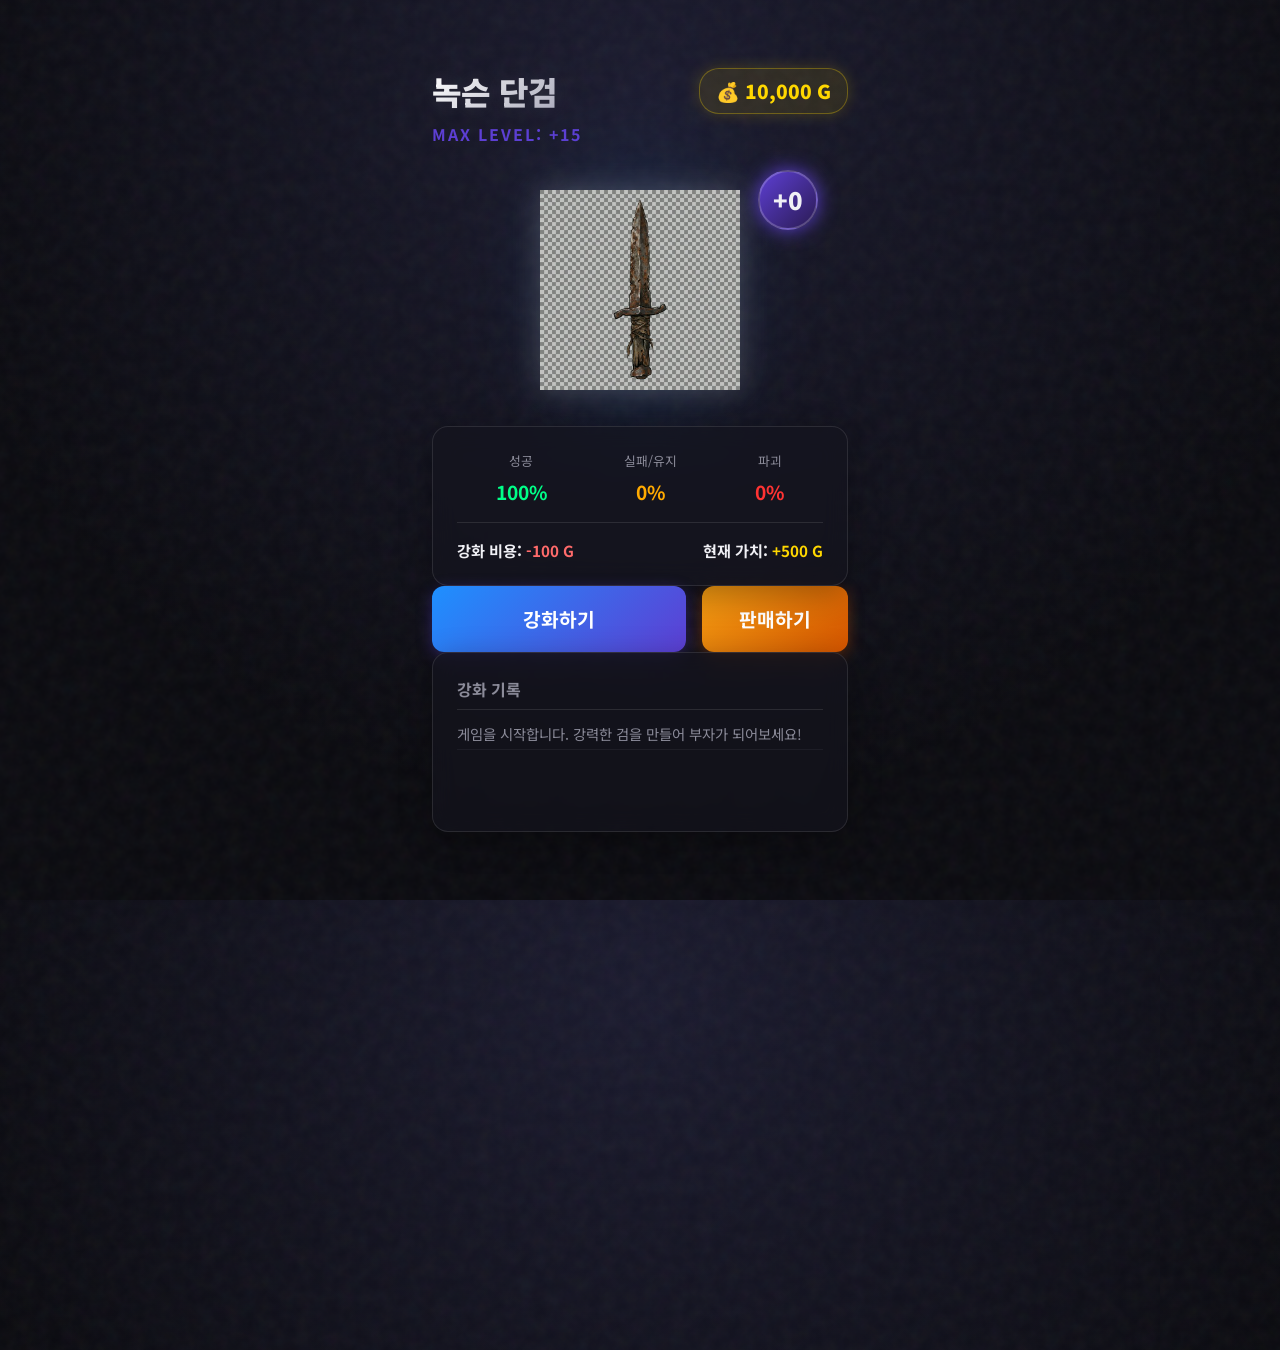
<file: index.html>
<!DOCTYPE html>
<html lang="ko">
<head>
    <meta charset="UTF-8">
    <meta name="viewport" content="width=device-width, initial-scale=1.0">
    <title>강화 시뮬레이터 (재화 시스템 적용)</title>
    <link href="https://fonts.googleapis.com/css2?family=Noto+Sans+KR:wght@300;400;700;900&display=swap" rel="stylesheet">
    <link rel="stylesheet" href="styles.css">
</head>
<body>
    <div class="background-effect"></div>
    <div class="container">
        <header>
            <div class="header-top">
                <h1 id="weaponName">녹슨 단검</h1>
                <div class="gold-display">
                    💰 <span id="goldText">10,000</span> G
                </div>
            </div>
            <p class="subtitle">MAX LEVEL: +15</p>
        </header>

        <main>
            <div class="weapon-display" id="weaponDisplay">
                <div class="weapon-glow" id="weaponGlow"></div>
                <img src="sword.png" alt="Weapon" id="weaponImage" onerror="this.src='https://upload.wikimedia.org/wikipedia/commons/4/4c/Sword.svg'; this.style.filter='invert(1)'">
                <div class="level-badge">
                    <span id="weaponLevel">+0</span>
                </div>
            </div>

            <div class="info-panel glass-panel">
                <div class="stats mb-3">
                    <div class="stat-box">
                        <span class="stat-label">성공</span>
                        <span class="stat-value text-success" id="rateSuccess">100%</span>
                    </div>
                    <div class="stat-box">
                        <span class="stat-label">실패/유지</span>
                        <span class="stat-value text-warning" id="rateFail">0%</span>
                    </div>
                    <div class="stat-box">
                        <span class="stat-label">파괴</span>
                        <span class="stat-value text-danger" id="rateDestroy">0%</span>
                    </div>
                </div>
                <div class="value-info">
                    <div class="value-box">
                        <span>강화 비용:</span>
                        <span class="text-cost" id="enhanceCostText">-100 G</span>
                    </div>
                    <div class="value-box">
                        <span>현재 가치:</span>
                        <span class="text-sell" id="sellValueText">+500 G</span>
                    </div>
                </div>
            </div>

            <div class="action-panel">
                <div class="btn-group">
                    <button id="btnEnhance" class="btn-enhance">
                        <span class="btn-text">강화하기</span>
                        <div class="btn-particles"></div>
                    </button>
                    <button id="btnSell" class="btn-sell">
                        <span class="btn-text">판매하기</span>
                    </button>
                </div>
                <button id="btnReset" class="btn-reset" style="display: none;">
                    새로운 검 가져오기
                </button>
            </div>

            <div class="log-panel glass-panel">
                <h3>강화 기록</h3>
                <ul id="logList" class="log-list">
                    <li><span class="log-info">게임을 시작합니다. 강력한 검을 만들어 부자가 되어보세요!</span></li>
                </ul>
            </div>
        </main>
    </div>

    <div id="effectContainer"></div>

    <script src="script.js"></script>
</body>
</html>
</file>
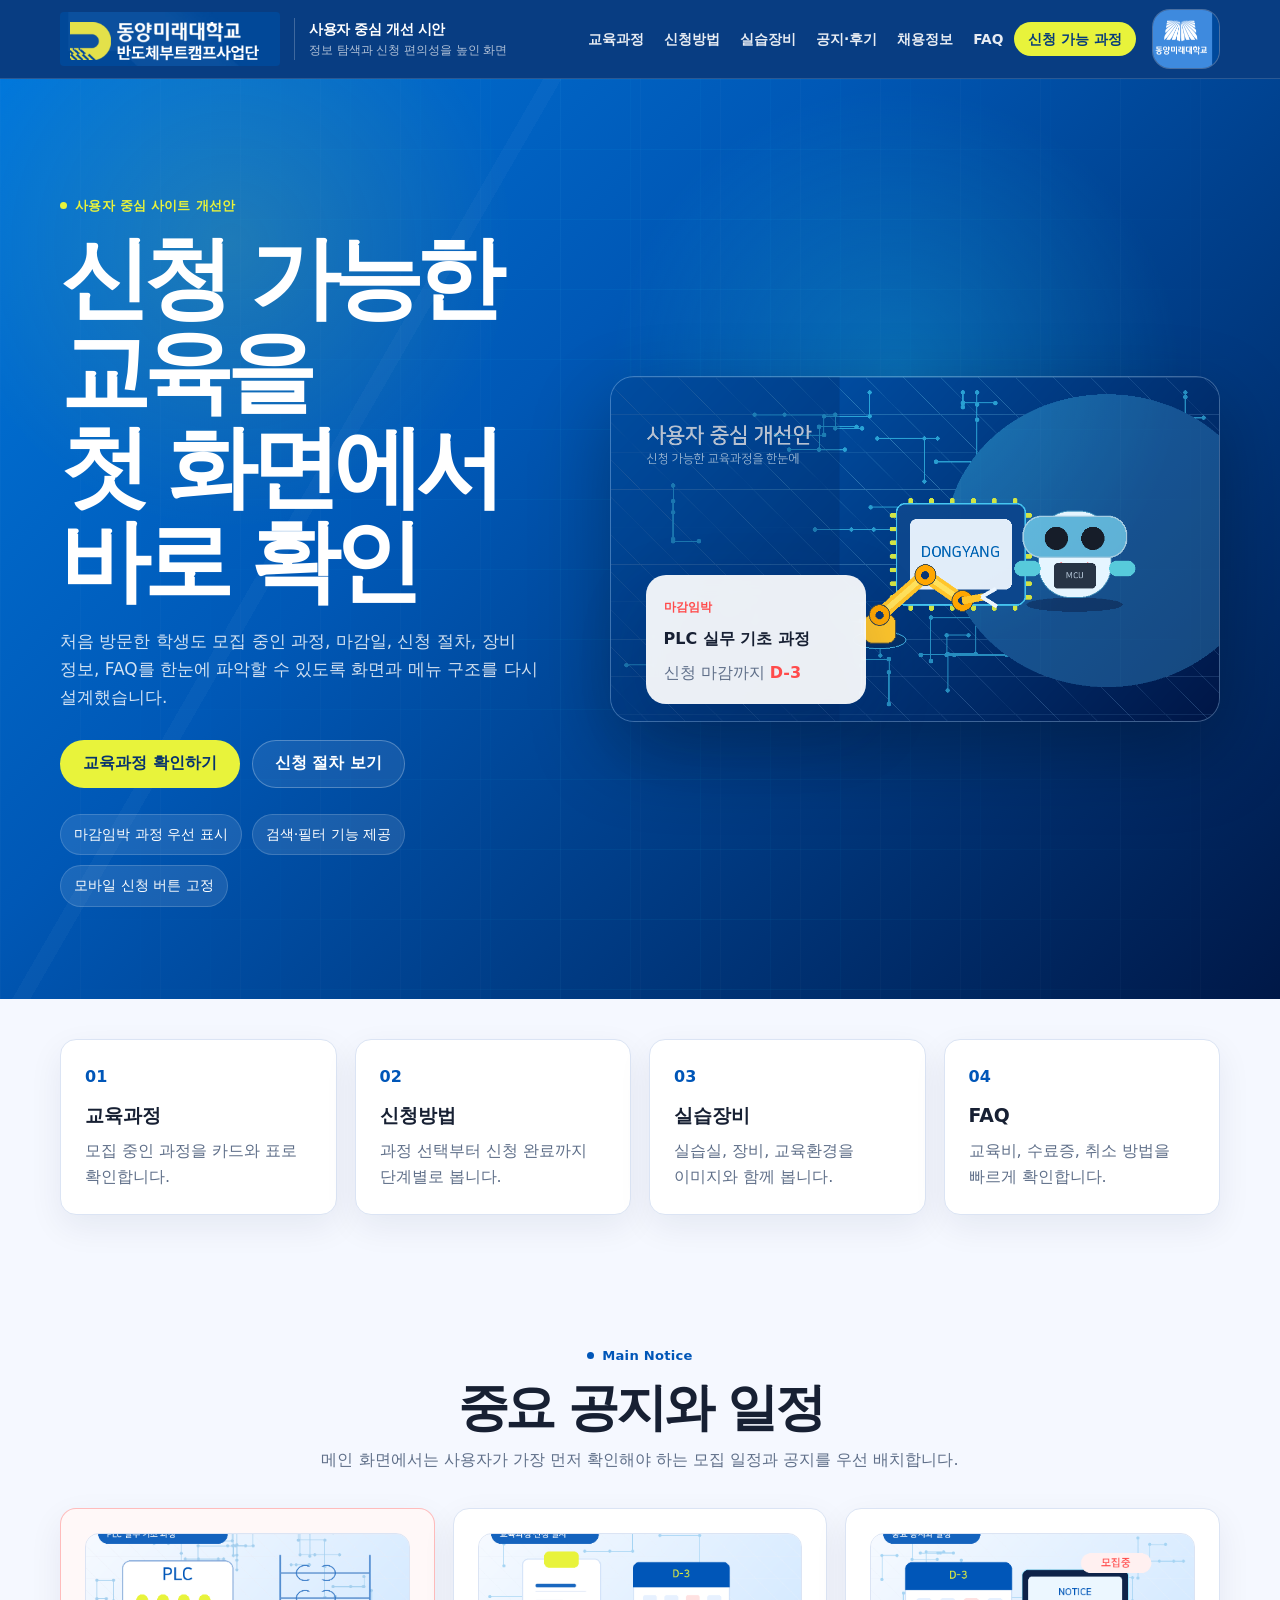
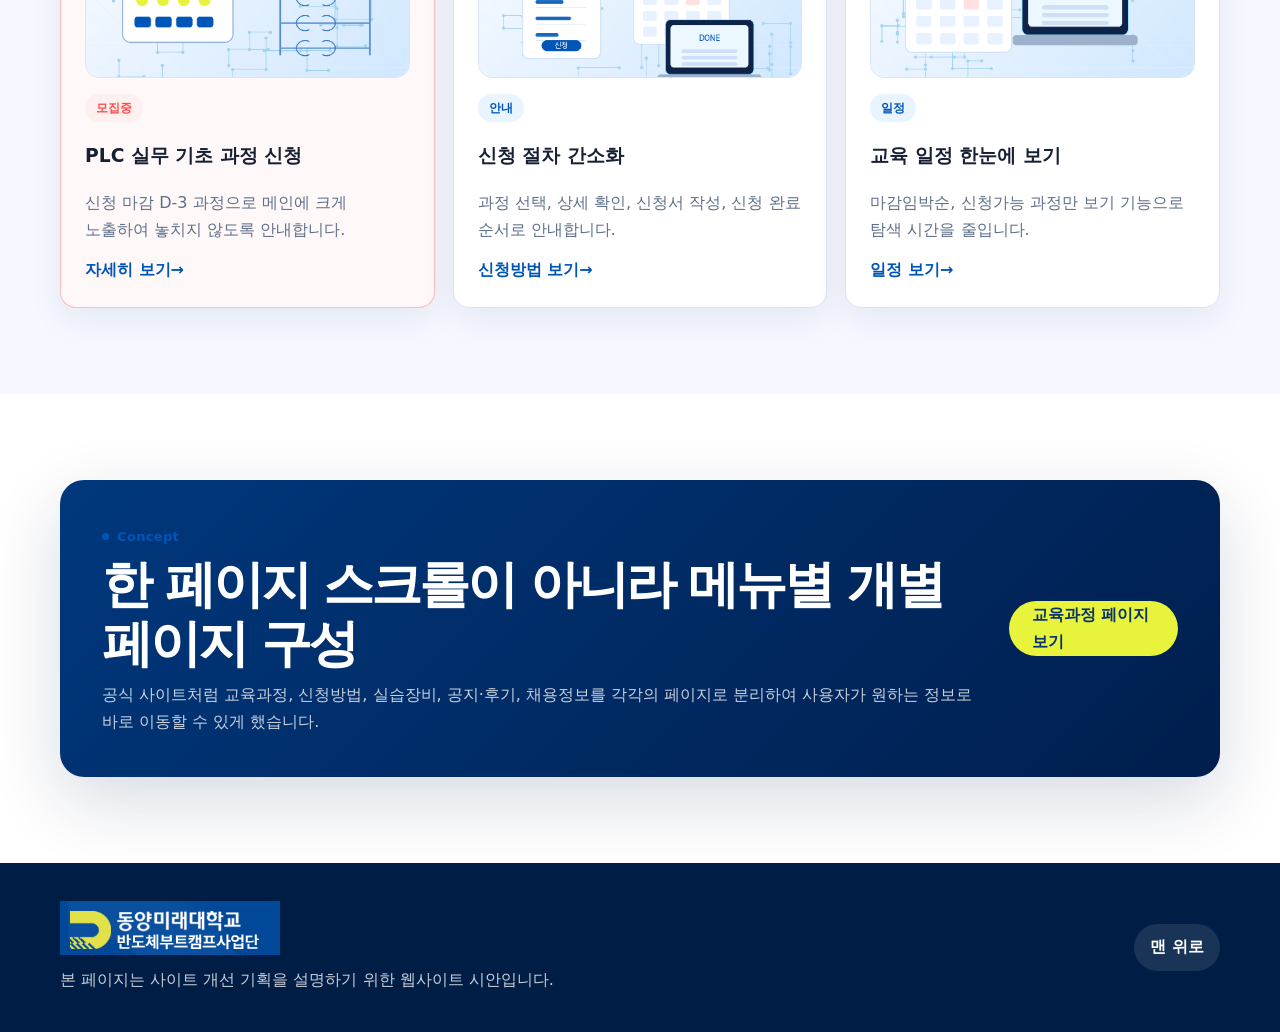
<file: bootcamp_user_friendly_site/index.html>
<!DOCTYPE html>
<html lang="ko">
<head>
  <meta charset="UTF-8" />
  <meta name="viewport" content="width=device-width, initial-scale=1.0" />
  <meta name="description" content="동양미래대학교 반도체부트캠프 사이트를 사용자 중심으로 개선한 다중 페이지 웹사이트 시안입니다." />
  <link rel="stylesheet" href="style.css" />
  <title>동양미래대학교 반도체부트캠프 - 사용자 중심 개선 시안</title>
</head>
<body id="top">
  <a class="skip-link" href="#main">본문으로 바로가기</a>
    <header class="site-header">
      <div class="container header-inner">
        <a class="brand" href="index.html" aria-label="메인으로 이동">
          <img src="assets/site_logo.png" alt="동양미래대학교 반도체부트캠프사업단" />
          <span class="brand-text">
            <strong>사용자 중심 개선 시안</strong>
            <small>정보 탐색과 신청 편의성을 높인 화면</small>
          </span>
        </a>

        <button class="menu-toggle" type="button" aria-label="메뉴 열기" aria-expanded="false">
          <span></span><span></span><span></span>
        </button>

        <nav class="main-nav" aria-label="주요 메뉴">
          <a href="courses.html">교육과정</a>
          <a href="apply.html">신청방법</a>
          <a href="facility.html">실습장비</a>
          <a href="community.html">공지·후기</a>
          <a href="jobs.html">채용정보</a>
          <a href="faq.html">FAQ</a>
          <a class="nav-cta" href="courses.html#open">신청 가능 과정</a>
        </nav>

        <a class="school-box" href="index.html" aria-label="동양미래대학교">
          <img src="assets/university_mark.png" alt="동양미래대학교" />
        </a>
      </div>
    </header>

  <main id="main">
    <section class="home-hero">
      <div class="hero-bg-lines" aria-hidden="true"></div>
      <div class="container home-hero-grid">
        <div class="hero-copy">
          <span class="eyebrow light">사용자 중심 사이트 개선안</span>
          <h1>신청 가능한 교육을<br />첫 화면에서 바로 확인</h1>
          <p>처음 방문한 학생도 모집 중인 과정, 마감일, 신청 절차, 장비 정보, FAQ를 한눈에 파악할 수 있도록 화면과 메뉴 구조를 다시 설계했습니다.</p>
          <div class="hero-actions">
            <a class="btn primary" href="courses.html">교육과정 확인하기</a>
            <a class="btn secondary light" href="apply.html">신청 절차 보기</a>
          </div>
          <ul class="hero-points">
            <li>마감임박 과정 우선 표시</li>
            <li>검색·필터 기능 제공</li>
            <li>모바일 신청 버튼 고정</li>
          </ul>
        </div>
        <aside class="hero-visual" aria-label="반도체부트캠프 대표 이미지와 핵심 정보">
          <div class="visual-frame">
            <img src="assets/illust_home_hero.png" alt="반도체 칩, 로봇 캐릭터, 자동화 장비를 표현한 메인 이미지" />
          </div>
          <div class="floating-card urgent">
            <span>마감임박</span>
            <strong>PLC 실무 기초 과정</strong>
            <p>신청 마감까지 <b>D-3</b></p>
          </div>
        </aside>
      </div>
    </section>

    <section class="section compact quick">
      <div class="container quick-grid">
        <a class="quick-card" href="courses.html">
          <span>01</span><strong>교육과정</strong><p>모집 중인 과정을 카드와 표로 확인합니다.</p>
        </a>
        <a class="quick-card" href="apply.html">
          <span>02</span><strong>신청방법</strong><p>과정 선택부터 신청 완료까지 단계별로 봅니다.</p>
        </a>
        <a class="quick-card" href="facility.html">
          <span>03</span><strong>실습장비</strong><p>실습실, 장비, 교육환경을 이미지와 함께 봅니다.</p>
        </a>
        <a class="quick-card" href="faq.html">
          <span>04</span><strong>FAQ</strong><p>교육비, 수료증, 취소 방법을 빠르게 확인합니다.</p>
        </a>
      </div>
    </section>

    <section class="section">
      <div class="container section-heading center">
        <span class="eyebrow">Main Notice</span>
        <h2>중요 공지와 일정</h2>
        <p>메인 화면에서는 사용자가 가장 먼저 확인해야 하는 모집 일정과 공지를 우선 배치합니다.</p>
      </div>
      <div class="container notice-grid">
        <article class="notice-card highlight">
          <img src="assets/illust_plc.png" alt="PLC 실무 기초 과정을 표현한 이미지" />
          <span class="badge danger">모집중</span>
          <h3>PLC 실무 기초 과정 신청</h3>
          <p>신청 마감 D-3 과정으로 메인에 크게 노출하여 놓치지 않도록 안내합니다.</p>
          <a class="text-link" href="courses.html#plc">자세히 보기</a>
        </article>
        <article class="notice-card">
          <img src="assets/illust_apply_steps.png" alt="교육과정 신청 절차 이미지" />
          <span class="badge">안내</span>
          <h3>신청 절차 간소화</h3>
          <p>과정 선택, 상세 확인, 신청서 작성, 신청 완료 순서로 안내합니다.</p>
          <a class="text-link" href="apply.html">신청방법 보기</a>
        </article>
        <article class="notice-card">
          <img src="assets/illust_notice.png" alt="교육 일정과 공지 이미지를 표현한 그림" />
          <span class="badge">일정</span>
          <h3>교육 일정 한눈에 보기</h3>
          <p>마감임박순, 신청가능 과정만 보기 기능으로 탐색 시간을 줄입니다.</p>
          <a class="text-link" href="courses.html#schedule">일정 보기</a>
        </article>
      </div>
    </section>

    <section class="section alt">
      <div class="container improvement-box">
        <div>
          <span class="eyebrow">Concept</span>
          <h2>한 페이지 스크롤이 아니라 메뉴별 개별 페이지 구성</h2>
          <p>공식 사이트처럼 교육과정, 신청방법, 실습장비, 공지·후기, 채용정보를 각각의 페이지로 분리하여 사용자가 원하는 정보로 바로 이동할 수 있게 했습니다.</p>
        </div>
        <a class="btn primary" href="courses.html">교육과정 페이지 보기</a>
      </div>
    </section>
  </main>

    <footer class="site-footer">
      <div class="container footer-inner">
        <div>
          <img src="assets/site_logo.png" alt="동양미래대학교 반도체부트캠프사업단" />
          <p>본 페이지는 사이트 개선 기획을 설명하기 위한 웹사이트 시안입니다.</p>
        </div>
        <a class="top-link" href="#top">맨 위로</a>
      </div>
    </footer>
    <script src="script.js"></script>
</body>
</html>
</file>
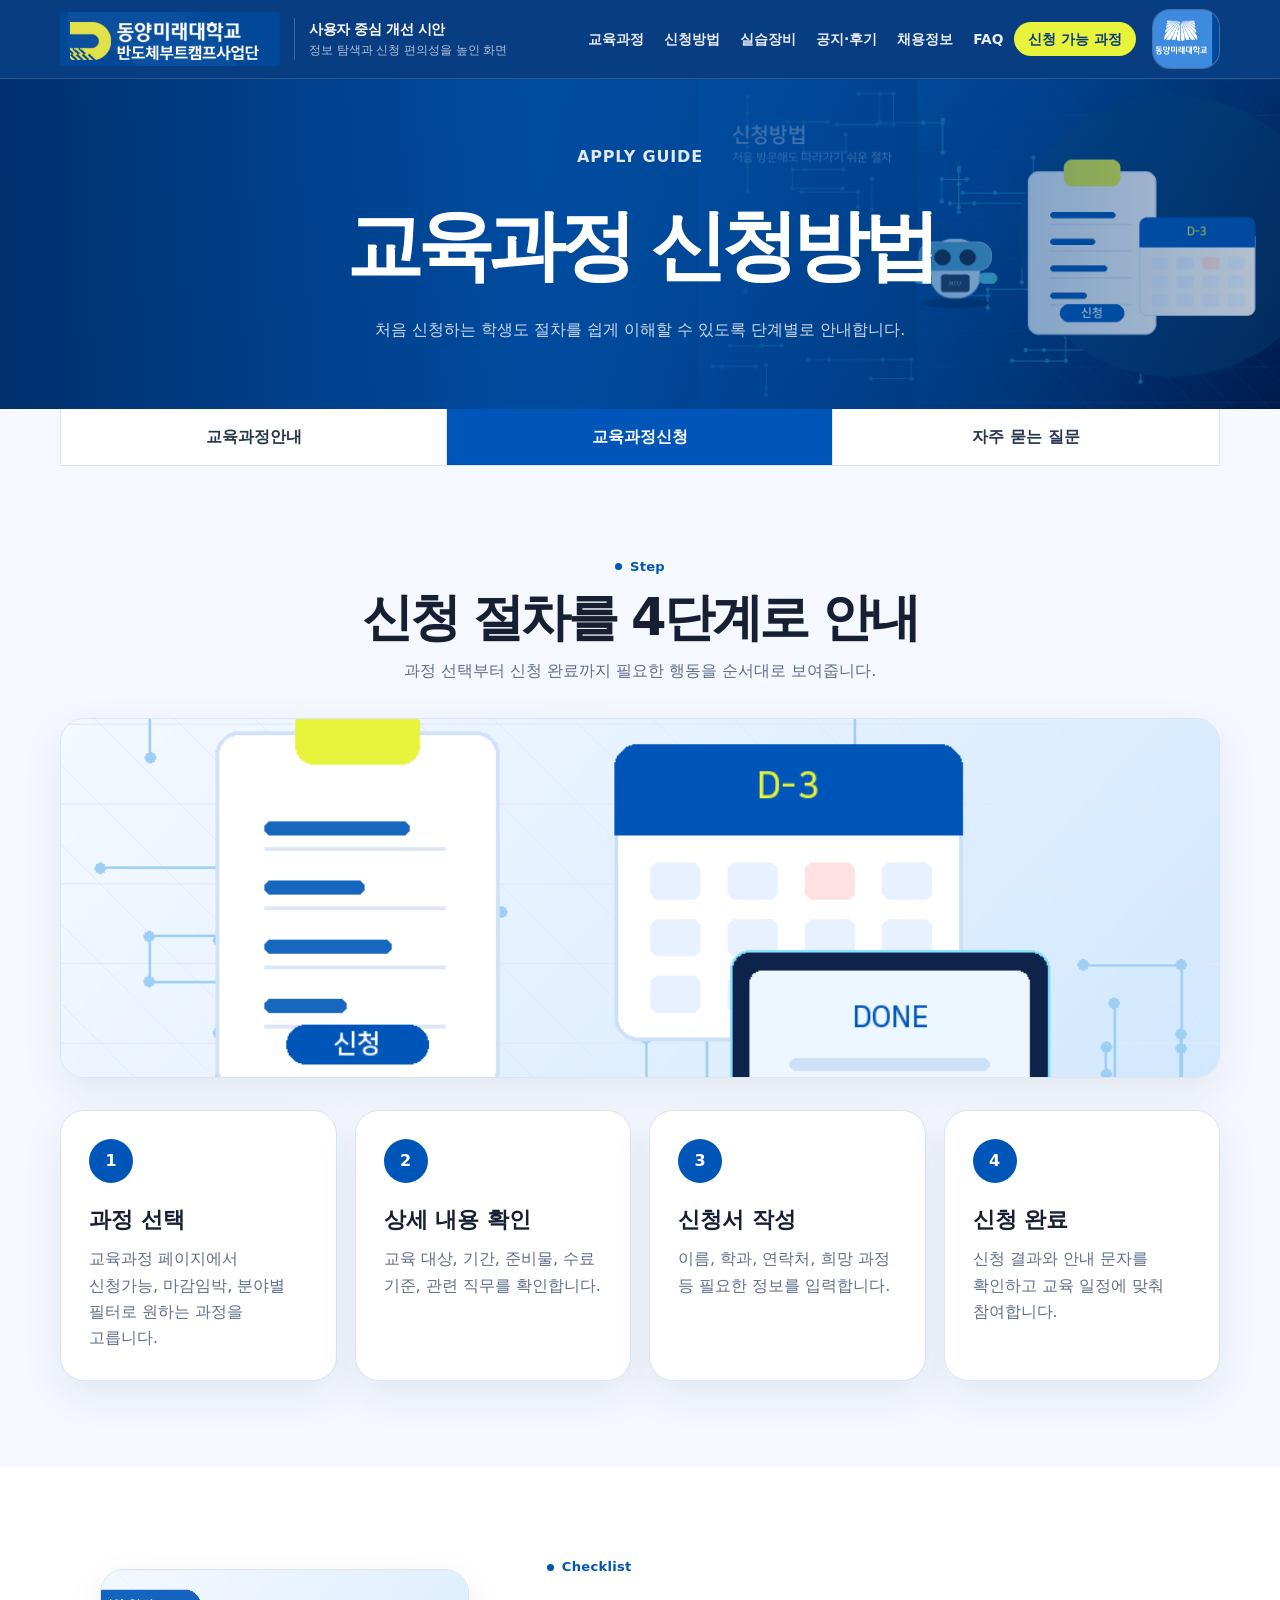
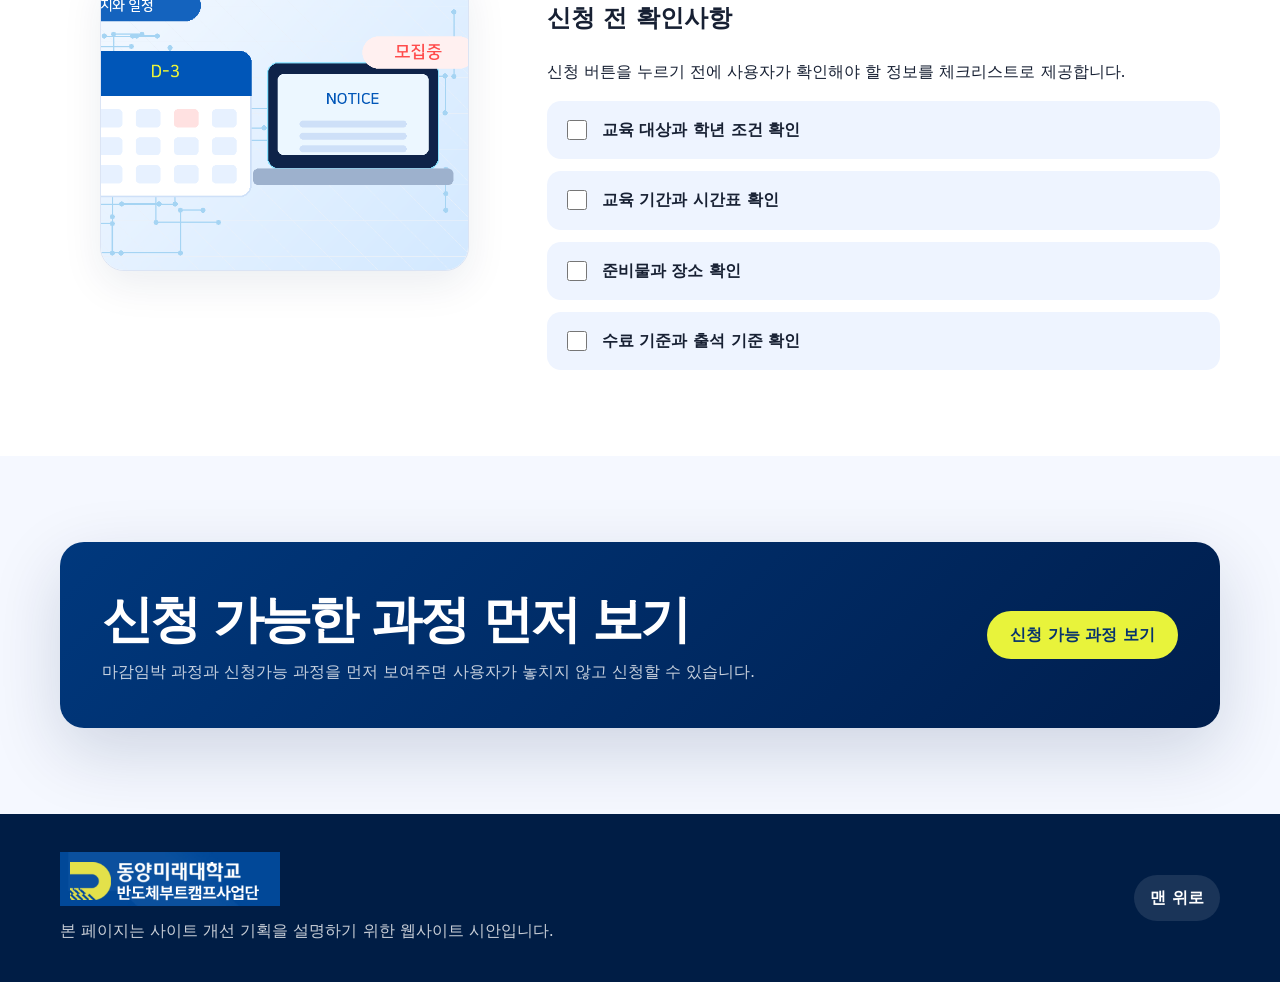
<file: apply.html>
<!DOCTYPE html>
<html lang="ko">
<head>
  <meta charset="UTF-8" />
  <meta name="viewport" content="width=device-width, initial-scale=1.0" />
  <meta name="description" content="동양미래대학교 반도체부트캠프 사이트를 사용자 중심으로 개선한 다중 페이지 웹사이트 시안입니다." />
  <link rel="stylesheet" href="style.css" />
  <title>신청방법 | 반도체부트캠프 개선 시안</title>
</head>
<body id="top">
  <a class="skip-link" href="#main">본문으로 바로가기</a>
    <header class="site-header">
      <div class="container header-inner">
        <a class="brand" href="index.html" aria-label="메인으로 이동">
          <img src="assets/site_logo.png" alt="동양미래대학교 반도체부트캠프사업단" />
          <span class="brand-text">
            <strong>사용자 중심 개선 시안</strong>
            <small>정보 탐색과 신청 편의성을 높인 화면</small>
          </span>
        </a>

        <button class="menu-toggle" type="button" aria-label="메뉴 열기" aria-expanded="false">
          <span></span><span></span><span></span>
        </button>

        <nav class="main-nav" aria-label="주요 메뉴">
          <a href="courses.html">교육과정</a>
          <a href="apply.html">신청방법</a>
          <a href="facility.html">실습장비</a>
          <a href="community.html">공지·후기</a>
          <a href="jobs.html">채용정보</a>
          <a href="faq.html">FAQ</a>
          <a class="nav-cta" href="courses.html#open">신청 가능 과정</a>
        </nav>

        <a class="school-box" href="index.html" aria-label="동양미래대학교">
          <img src="assets/university_mark.png" alt="동양미래대학교" />
        </a>
      </div>
    </header>

  <main id="main">
    <section class="sub-hero apply-hero"><div class="container sub-hero-inner"><span>APPLY GUIDE</span><h1>교육과정 신청방법</h1><p>처음 신청하는 학생도 절차를 쉽게 이해할 수 있도록 단계별로 안내합니다.</p></div></section>
    <div class="tab-bar"><a href="courses.html">교육과정안내</a><a class="active" href="apply.html">교육과정신청</a><a href="faq.html">자주 묻는 질문</a></div>

    <section class="section">
      <div class="container section-heading center"><span class="eyebrow">Step</span><h2>신청 절차를 4단계로 안내</h2><p>과정 선택부터 신청 완료까지 필요한 행동을 순서대로 보여줍니다.</p></div>
      <figure class="container wide-visual"><img src="assets/illust_apply_steps.png" alt="교육과정 선택부터 신청 완료까지의 절차를 표현한 이미지" /></figure>
      <div class="container steps">
        <div class="step-card"><span>1</span><h3>과정 선택</h3><p>교육과정 페이지에서 신청가능, 마감임박, 분야별 필터로 원하는 과정을 고릅니다.</p></div>
        <div class="step-card"><span>2</span><h3>상세 내용 확인</h3><p>교육 대상, 기간, 준비물, 수료 기준, 관련 직무를 확인합니다.</p></div>
        <div class="step-card"><span>3</span><h3>신청서 작성</h3><p>이름, 학과, 연락처, 희망 과정 등 필요한 정보를 입력합니다.</p></div>
        <div class="step-card"><span>4</span><h3>신청 완료</h3><p>신청 결과와 안내 문자를 확인하고 교육 일정에 맞춰 참여합니다.</p></div>
      </div>
    </section>

    <section class="section alt">
      <div class="container two-column">
        <figure class="apply-visual-card"><img src="assets/illust_notice.png" alt="신청 전 일정과 확인사항 이미지" /></figure>
        <div>
          <span class="eyebrow">Checklist</span>
          <h2>신청 전 확인사항</h2>
          <p>신청 버튼을 누르기 전에 사용자가 확인해야 할 정보를 체크리스트로 제공합니다.</p>
          <div class="check-list">
            <label><input type="checkbox" /> 교육 대상과 학년 조건 확인</label>
            <label><input type="checkbox" /> 교육 기간과 시간표 확인</label>
            <label><input type="checkbox" /> 준비물과 장소 확인</label>
            <label><input type="checkbox" /> 수료 기준과 출석 기준 확인</label>
          </div>
        </div>
      </div>
    </section>

    <section class="section">
      <div class="container apply-box">
        <div>
          <h2>신청 가능한 과정 먼저 보기</h2>
          <p>마감임박 과정과 신청가능 과정을 먼저 보여주면 사용자가 놓치지 않고 신청할 수 있습니다.</p>
        </div>
        <a class="btn primary" href="courses.html#open">신청 가능 과정 보기</a>
      </div>
    </section>
  </main>

    <footer class="site-footer">
      <div class="container footer-inner">
        <div>
          <img src="assets/site_logo.png" alt="동양미래대학교 반도체부트캠프사업단" />
          <p>본 페이지는 사이트 개선 기획을 설명하기 위한 웹사이트 시안입니다.</p>
        </div>
        <a class="top-link" href="#top">맨 위로</a>
      </div>
    </footer>
    <script src="script.js"></script>
</body>
</html>
</file>
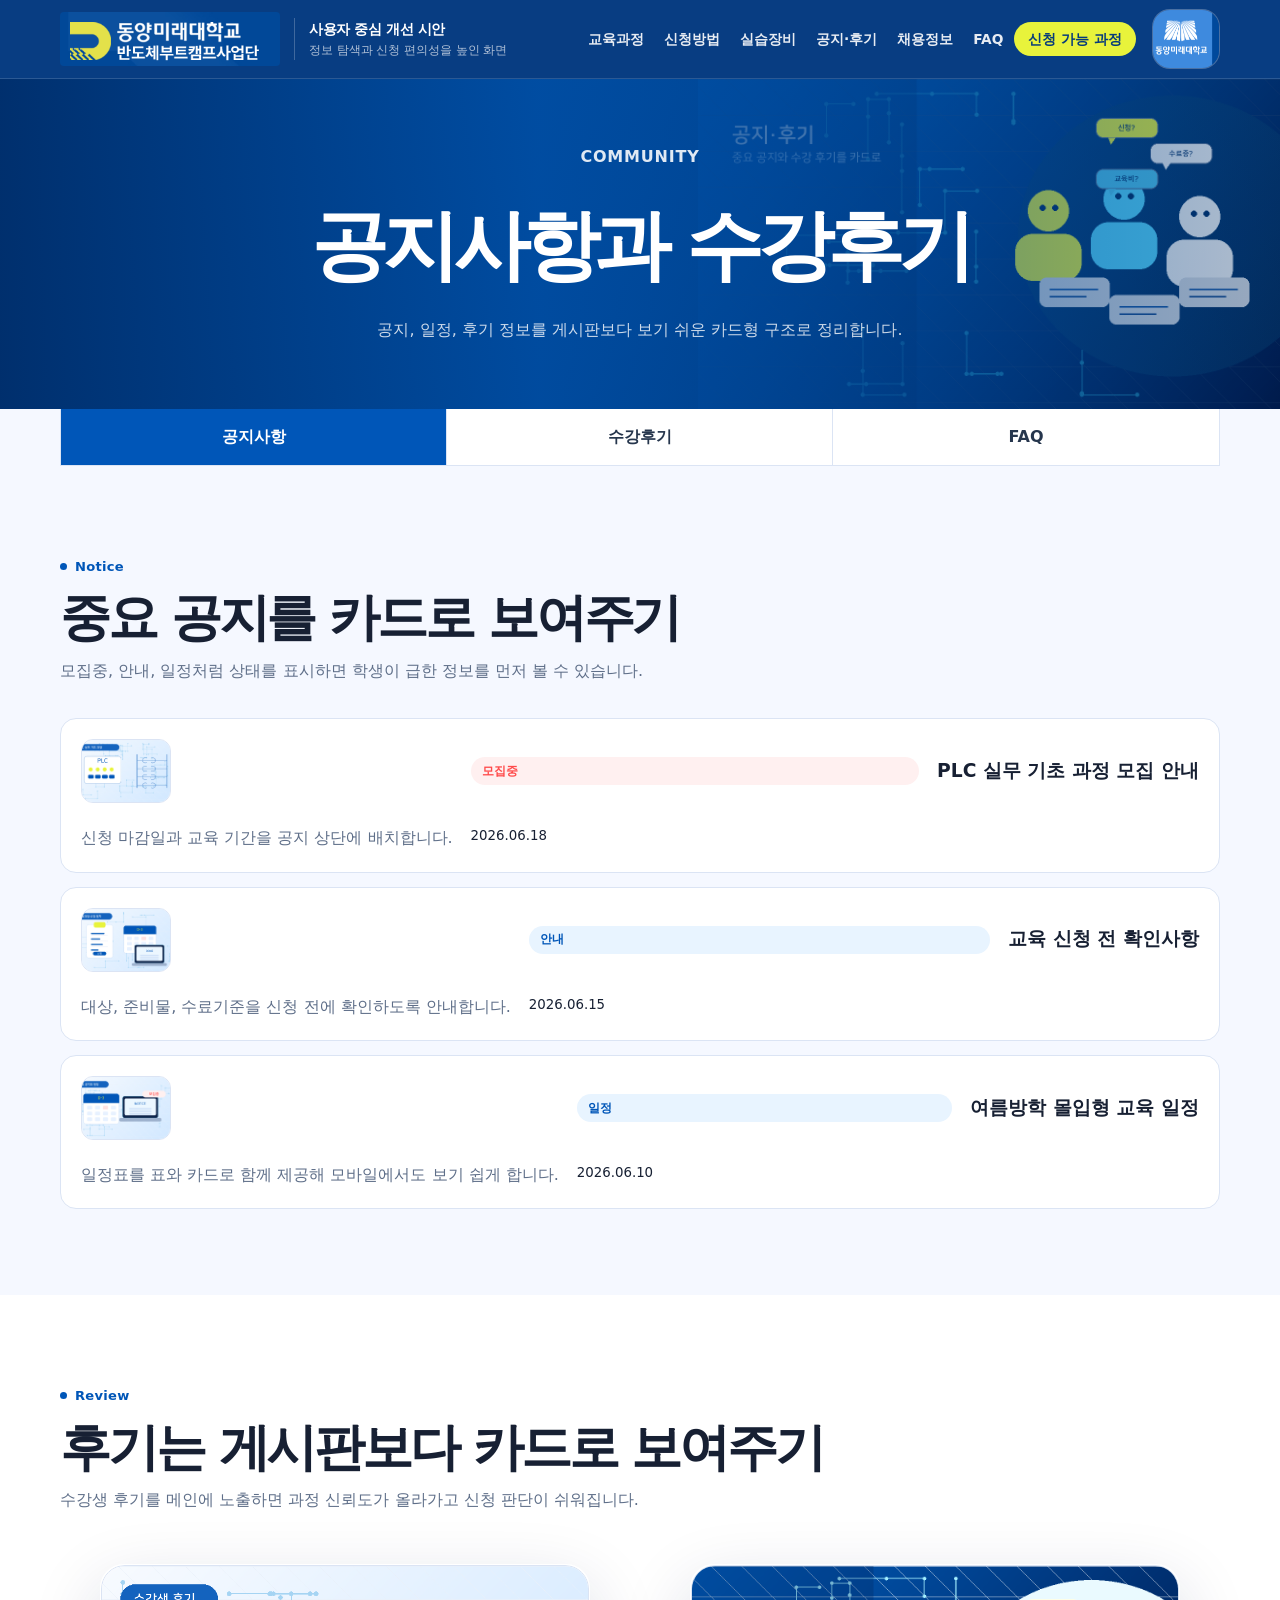
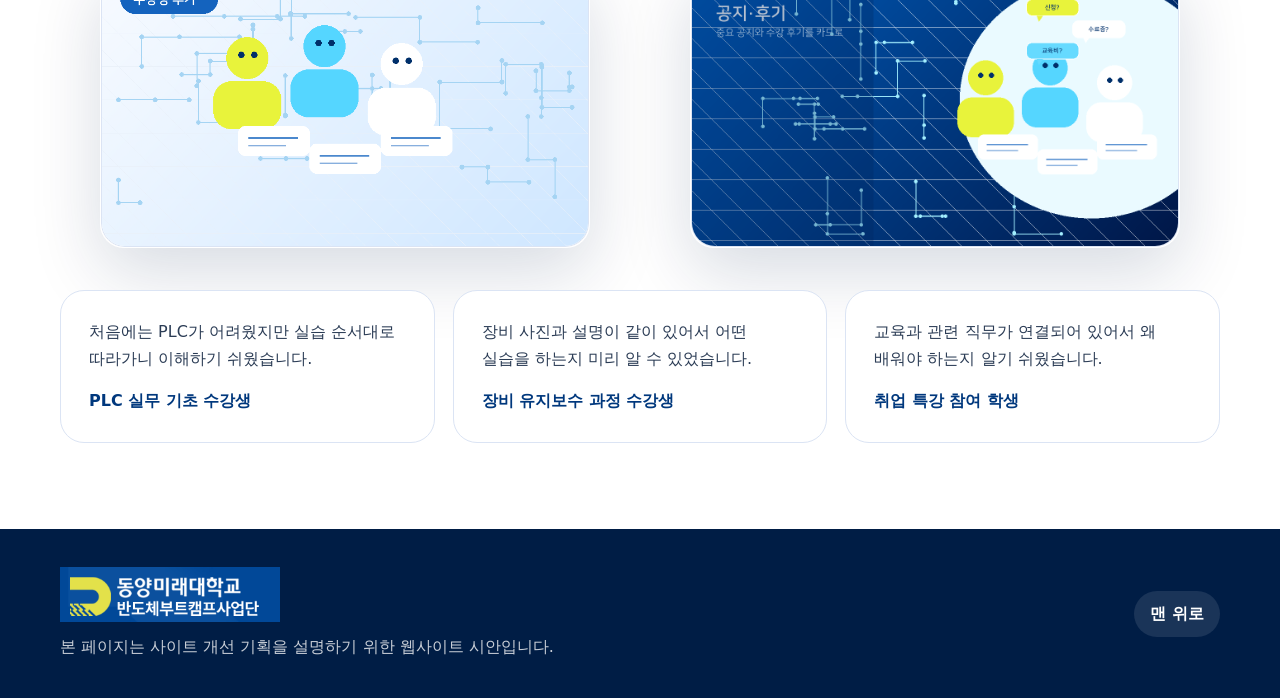
<file: community.html>
<!DOCTYPE html>
<html lang="ko">
<head>
  <meta charset="UTF-8" />
  <meta name="viewport" content="width=device-width, initial-scale=1.0" />
  <meta name="description" content="동양미래대학교 반도체부트캠프 사이트를 사용자 중심으로 개선한 다중 페이지 웹사이트 시안입니다." />
  <link rel="stylesheet" href="style.css" />
  <title>공지·후기 | 반도체부트캠프 개선 시안</title>
</head>
<body id="top">
  <a class="skip-link" href="#main">본문으로 바로가기</a>
    <header class="site-header">
      <div class="container header-inner">
        <a class="brand" href="index.html" aria-label="메인으로 이동">
          <img src="assets/site_logo.png" alt="동양미래대학교 반도체부트캠프사업단" />
          <span class="brand-text">
            <strong>사용자 중심 개선 시안</strong>
            <small>정보 탐색과 신청 편의성을 높인 화면</small>
          </span>
        </a>

        <button class="menu-toggle" type="button" aria-label="메뉴 열기" aria-expanded="false">
          <span></span><span></span><span></span>
        </button>

        <nav class="main-nav" aria-label="주요 메뉴">
          <a href="courses.html">교육과정</a>
          <a href="apply.html">신청방법</a>
          <a href="facility.html">실습장비</a>
          <a href="community.html">공지·후기</a>
          <a href="jobs.html">채용정보</a>
          <a href="faq.html">FAQ</a>
          <a class="nav-cta" href="courses.html#open">신청 가능 과정</a>
        </nav>

        <a class="school-box" href="index.html" aria-label="동양미래대학교">
          <img src="assets/university_mark.png" alt="동양미래대학교" />
        </a>
      </div>
    </header>

  <main id="main">
    <section class="sub-hero community-hero"><div class="container sub-hero-inner"><span>COMMUNITY</span><h1>공지사항과 수강후기</h1><p>공지, 일정, 후기 정보를 게시판보다 보기 쉬운 카드형 구조로 정리합니다.</p></div></section>
    <div class="tab-bar"><a class="active" href="#notice">공지사항</a><a href="#review">수강후기</a><a href="faq.html">FAQ</a></div>

    <section class="section" id="notice">
      <div class="container section-heading"><span class="eyebrow">Notice</span><h2>중요 공지를 카드로 보여주기</h2><p>모집중, 안내, 일정처럼 상태를 표시하면 학생이 급한 정보를 먼저 볼 수 있습니다.</p></div>
      <div class="container notice-list">
        <article><img src="assets/illust_plc.png" alt="PLC 과정 모집 이미지" /><span class="badge danger">모집중</span><h3>PLC 실무 기초 과정 모집 안내</h3><p>신청 마감일과 교육 기간을 공지 상단에 배치합니다.</p><small>2026.06.18</small></article>
        <article><img src="assets/illust_apply_steps.png" alt="교육 신청 확인사항 이미지" /><span class="badge">안내</span><h3>교육 신청 전 확인사항</h3><p>대상, 준비물, 수료기준을 신청 전에 확인하도록 안내합니다.</p><small>2026.06.15</small></article>
        <article><img src="assets/illust_notice.png" alt="여름방학 교육 일정 이미지" /><span class="badge">일정</span><h3>여름방학 몰입형 교육 일정</h3><p>일정표를 표와 카드로 함께 제공해 모바일에서도 보기 쉽게 합니다.</p><small>2026.06.10</small></article>
      </div>
    </section>

    <section class="section alt" id="review">
      <div class="container section-heading"><span class="eyebrow">Review</span><h2>후기는 게시판보다 카드로 보여주기</h2><p>수강생 후기를 메인에 노출하면 과정 신뢰도가 올라가고 신청 판단이 쉬워집니다.</p></div>
      <div class="container visual-strip"><figure class="review-visual"><img src="assets/illust_review.png" alt="수강생 후기를 표현한 이미지" /></figure><figure class="review-visual"><img src="assets/illust_community_hero.png" alt="커뮤니티와 후기 화면 이미지" /></figure></div>
      <div class="container review-grid">
        <blockquote><p>처음에는 PLC가 어려웠지만 실습 순서대로 따라가니 이해하기 쉬웠습니다.</p><strong>PLC 실무 기초 수강생</strong></blockquote>
        <blockquote><p>장비 사진과 설명이 같이 있어서 어떤 실습을 하는지 미리 알 수 있었습니다.</p><strong>장비 유지보수 과정 수강생</strong></blockquote>
        <blockquote><p>교육과 관련 직무가 연결되어 있어서 왜 배워야 하는지 알기 쉬웠습니다.</p><strong>취업 특강 참여 학생</strong></blockquote>
      </div>
    </section>
  </main>

    <footer class="site-footer">
      <div class="container footer-inner">
        <div>
          <img src="assets/site_logo.png" alt="동양미래대학교 반도체부트캠프사업단" />
          <p>본 페이지는 사이트 개선 기획을 설명하기 위한 웹사이트 시안입니다.</p>
        </div>
        <a class="top-link" href="#top">맨 위로</a>
      </div>
    </footer>
    <script src="script.js"></script>
</body>
</html>
</file>
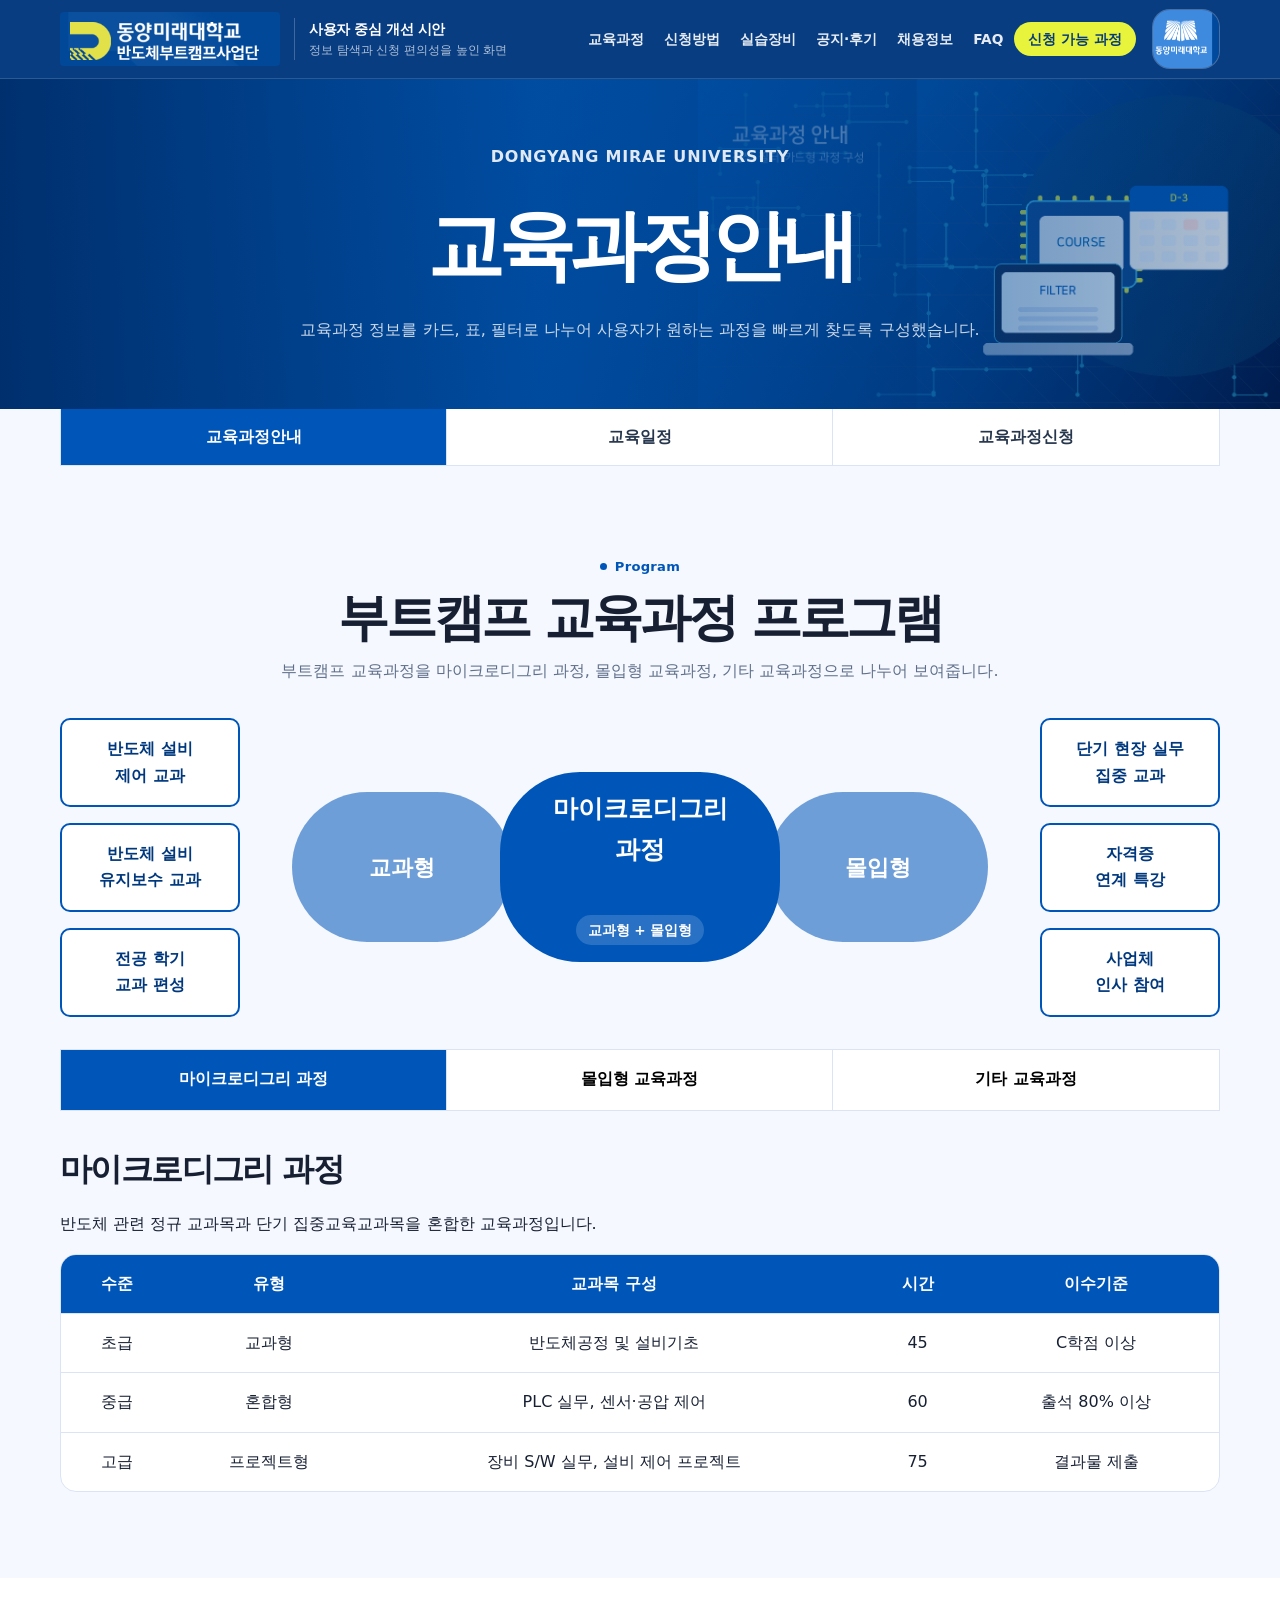
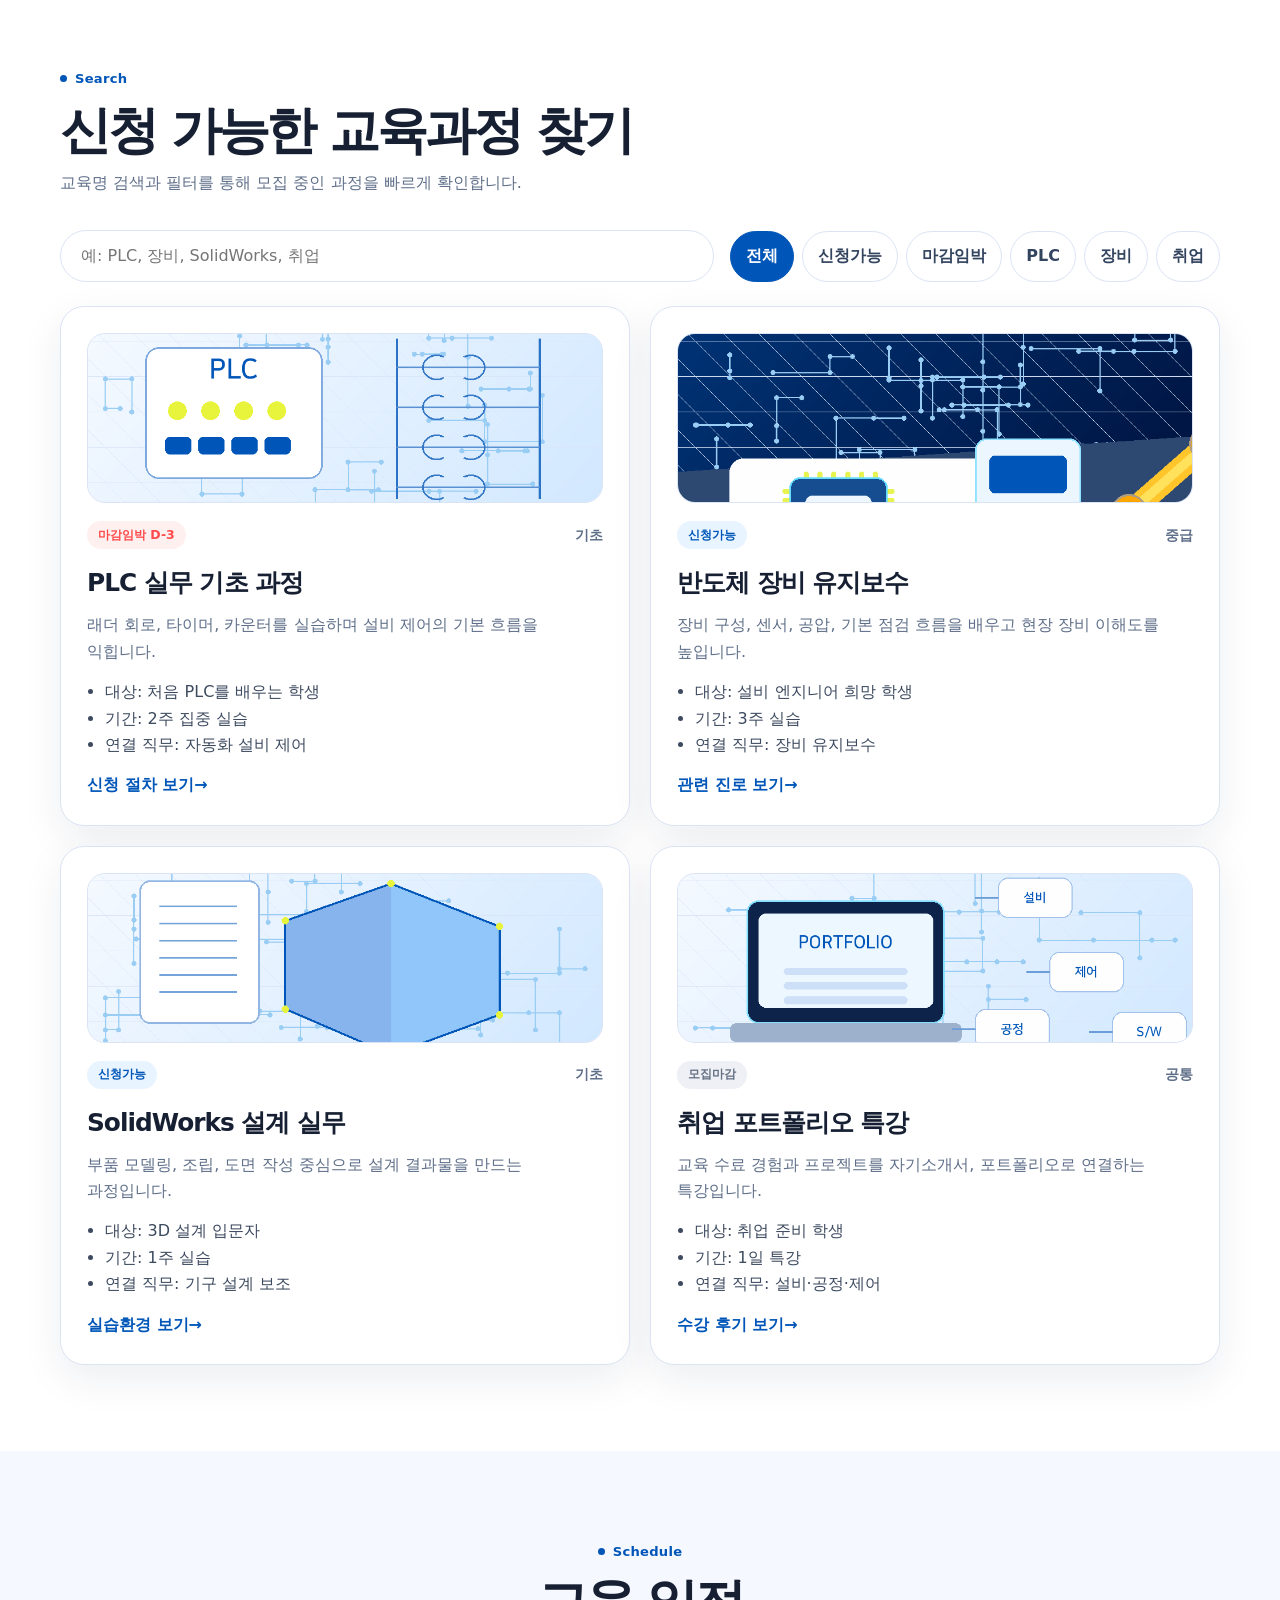
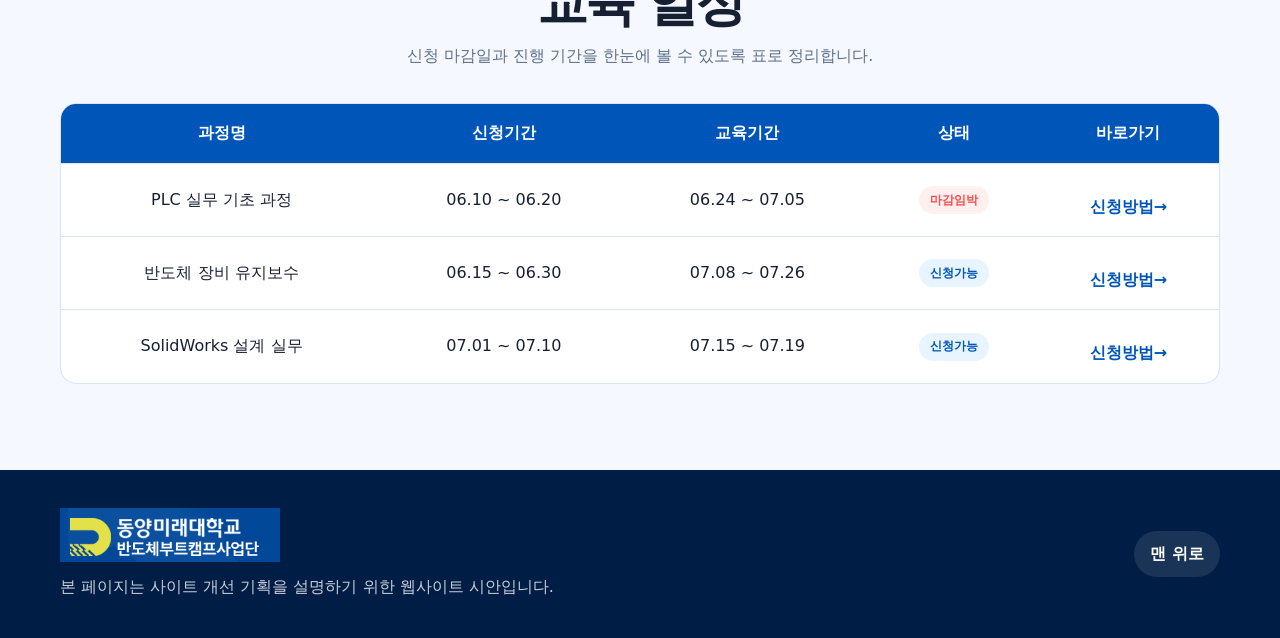
<file: courses.html>
<!DOCTYPE html>
<html lang="ko">
<head>
  <meta charset="UTF-8" />
  <meta name="viewport" content="width=device-width, initial-scale=1.0" />
  <meta name="description" content="동양미래대학교 반도체부트캠프 사이트를 사용자 중심으로 개선한 다중 페이지 웹사이트 시안입니다." />
  <link rel="stylesheet" href="style.css" />
  <title>교육과정 안내 | 반도체부트캠프 개선 시안</title>
</head>
<body id="top">
  <a class="skip-link" href="#main">본문으로 바로가기</a>
    <header class="site-header">
      <div class="container header-inner">
        <a class="brand" href="index.html" aria-label="메인으로 이동">
          <img src="assets/site_logo.png" alt="동양미래대학교 반도체부트캠프사업단" />
          <span class="brand-text">
            <strong>사용자 중심 개선 시안</strong>
            <small>정보 탐색과 신청 편의성을 높인 화면</small>
          </span>
        </a>

        <button class="menu-toggle" type="button" aria-label="메뉴 열기" aria-expanded="false">
          <span></span><span></span><span></span>
        </button>

        <nav class="main-nav" aria-label="주요 메뉴">
          <a href="courses.html">교육과정</a>
          <a href="apply.html">신청방법</a>
          <a href="facility.html">실습장비</a>
          <a href="community.html">공지·후기</a>
          <a href="jobs.html">채용정보</a>
          <a href="faq.html">FAQ</a>
          <a class="nav-cta" href="courses.html#open">신청 가능 과정</a>
        </nav>

        <a class="school-box" href="index.html" aria-label="동양미래대학교">
          <img src="assets/university_mark.png" alt="동양미래대학교" />
        </a>
      </div>
    </header>

  <main id="main">
    <section class="sub-hero courses-hero">
      <div class="container sub-hero-inner">
        <span>DONGYANG MIRAE UNIVERSITY</span>
        <h1>교육과정안내</h1>
        <p>교육과정 정보를 카드, 표, 필터로 나누어 사용자가 원하는 과정을 빠르게 찾도록 구성했습니다.</p>
      </div>
    </section>

    <div class="tab-bar" aria-label="교육과정 하위 메뉴">
      <a class="active" href="#guide">교육과정안내</a>
      <a href="#schedule">교육일정</a>
      <a href="apply.html">교육과정신청</a>
    </div>

    <section class="section" id="guide">
      <div class="container section-heading center">
        <span class="eyebrow">Program</span>
        <h2>부트캠프 교육과정 프로그램</h2>
        <p>부트캠프 교육과정을 마이크로디그리 과정, 몰입형 교육과정, 기타 교육과정으로 나누어 보여줍니다.</p>
      </div>

      <div class="container program-diagram" aria-label="교육과정 구성도">
        <div class="left-boxes">
          <div>반도체 설비<br />제어 교과</div>
          <div>반도체 설비<br />유지보수 교과</div>
          <div>전공 학기<br />교과 편성</div>
        </div>
        <div class="diagram-core">
          <div class="circle light">교과형</div>
          <div class="circle core">마이크로디그리<br />과정<br /><small>교과형 + 몰입형</small></div>
          <div class="circle light">몰입형</div>
        </div>
        <div class="right-boxes">
          <div>단기 현장 실무<br />집중 교과</div>
          <div>자격증<br />연계 특강</div>
          <div>사업체<br />인사 참여</div>
        </div>
      </div>

      <div class="container category-tabs">
        <button class="active" type="button" data-category="micro">마이크로디그리 과정</button>
        <button type="button" data-category="immersion">몰입형 교육과정</button>
        <button type="button" data-category="etc">기타 교육과정</button>
      </div>

      <div class="container category-panels">
        <section class="category-panel active" data-panel="micro">
          <h3>마이크로디그리 과정</h3>
          <p>반도체 관련 정규 교과목과 단기 집중교육교과목을 혼합한 교육과정입니다.</p>
          <div class="table-wrap">
            <table>
              <thead><tr><th>수준</th><th>유형</th><th>교과목 구성</th><th>시간</th><th>이수기준</th></tr></thead>
              <tbody>
                <tr><td>초급</td><td>교과형</td><td>반도체공정 및 설비기초</td><td>45</td><td>C학점 이상</td></tr>
                <tr><td>중급</td><td>혼합형</td><td>PLC 실무, 센서·공압 제어</td><td>60</td><td>출석 80% 이상</td></tr>
                <tr><td>고급</td><td>프로젝트형</td><td>장비 S/W 실무, 설비 제어 프로젝트</td><td>75</td><td>결과물 제출</td></tr>
              </tbody>
            </table>
          </div>
        </section>
        <section class="category-panel" data-panel="immersion">
          <h3>몰입형 교육과정</h3>
          <p>방학 또는 집중 기간에 실습 위주로 진행되는 단기 교육과정입니다.</p>
          <div class="table-wrap">
            <table>
              <thead><tr><th>과정명</th><th>대상</th><th>기간</th><th>상태</th></tr></thead>
              <tbody>
                <tr><td>PLC 실무 기초 과정</td><td>초급</td><td>2주</td><td><span class="badge danger">마감임박</span></td></tr>
                <tr><td>반도체 장비 유지보수</td><td>중급</td><td>3주</td><td><span class="badge">신청가능</span></td></tr>
                <tr><td>SolidWorks 설계 실무</td><td>기초</td><td>1주</td><td><span class="badge">신청가능</span></td></tr>
              </tbody>
            </table>
          </div>
        </section>
        <section class="category-panel" data-panel="etc">
          <h3>기타 교육과정</h3>
          <p>취업 특강, 자격증 연계, 포트폴리오 제작 등 학생 지원형 프로그램입니다.</p>
          <div class="support-grid">
            <div>취업 포트폴리오 특강</div>
            <div>자격증 연계 특강</div>
            <div>참여기업 설명회</div>
            <div>장비 안전교육</div>
          </div>
        </section>
      </div>
    </section>

    <section class="section alt" id="open">
      <div class="container section-heading">
        <span class="eyebrow">Search</span>
        <h2>신청 가능한 교육과정 찾기</h2>
        <p>교육명 검색과 필터를 통해 모집 중인 과정을 빠르게 확인합니다.</p>
      </div>

      <div class="container course-tools">
        <label class="search-box"><span class="sr-only">교육과정 검색</span><input type="search" id="courseSearch" placeholder="예: PLC, 장비, SolidWorks, 취업" autocomplete="off" /></label>
        <div class="filter-buttons" role="group" aria-label="교육과정 필터">
          <button type="button" class="active" data-filter="all">전체</button>
          <button type="button" data-filter="open">신청가능</button>
          <button type="button" data-filter="urgent">마감임박</button>
          <button type="button" data-filter="plc">PLC</button>
          <button type="button" data-filter="equipment">장비</button>
          <button type="button" data-filter="career">취업</button>
        </div>
      </div>

      <div class="container course-grid" id="courseGrid">
        <article class="course-card" id="plc" data-tags="open urgent plc" data-title="PLC 실무 기초 과정"><img class="course-thumb" src="assets/illust_plc.png" alt="PLC 제어 실습 이미지" /><div class="card-top"><span class="badge danger">마감임박 D-3</span><span class="level">기초</span></div><h3>PLC 실무 기초 과정</h3><p>래더 회로, 타이머, 카운터를 실습하며 설비 제어의 기본 흐름을 익힙니다.</p><ul><li>대상: 처음 PLC를 배우는 학생</li><li>기간: 2주 집중 실습</li><li>연결 직무: 자동화 설비 제어</li></ul><a class="text-link" href="apply.html">신청 절차 보기</a></article>
        <article class="course-card" data-tags="open equipment" data-title="반도체 장비 유지보수 과정"><img class="course-thumb" src="assets/illust_equipment.png" alt="반도체 장비 유지보수 이미지" /><div class="card-top"><span class="badge">신청가능</span><span class="level">중급</span></div><h3>반도체 장비 유지보수</h3><p>장비 구성, 센서, 공압, 기본 점검 흐름을 배우고 현장 장비 이해도를 높입니다.</p><ul><li>대상: 설비 엔지니어 희망 학생</li><li>기간: 3주 실습</li><li>연결 직무: 장비 유지보수</li></ul><a class="text-link" href="jobs.html">관련 진로 보기</a></article>
        <article class="course-card" data-tags="open design" data-title="SolidWorks 설계 실무 과정"><img class="course-thumb" src="assets/illust_solidworks.png" alt="3D 설계 실무 이미지" /><div class="card-top"><span class="badge">신청가능</span><span class="level">기초</span></div><h3>SolidWorks 설계 실무</h3><p>부품 모델링, 조립, 도면 작성 중심으로 설계 결과물을 만드는 과정입니다.</p><ul><li>대상: 3D 설계 입문자</li><li>기간: 1주 실습</li><li>연결 직무: 기구 설계 보조</li></ul><a class="text-link" href="facility.html">실습환경 보기</a></article>
        <article class="course-card" data-tags="closed career" data-title="취업 포트폴리오 특강"><img class="course-thumb" src="assets/illust_portfolio.png" alt="취업 포트폴리오 특강 이미지" /><div class="card-top"><span class="badge muted">모집마감</span><span class="level">공통</span></div><h3>취업 포트폴리오 특강</h3><p>교육 수료 경험과 프로젝트를 자기소개서, 포트폴리오로 연결하는 특강입니다.</p><ul><li>대상: 취업 준비 학생</li><li>기간: 1일 특강</li><li>연결 직무: 설비·공정·제어</li></ul><a class="text-link" href="community.html#review">수강 후기 보기</a></article>
      </div>
      <p class="container empty-message" id="emptyMessage" hidden>조건에 맞는 교육과정이 없습니다. 검색어를 바꾸거나 전체 필터를 선택하세요.</p>
    </section>

    <section class="section" id="schedule">
      <div class="container section-heading center"><span class="eyebrow">Schedule</span><h2>교육 일정</h2><p>신청 마감일과 진행 기간을 한눈에 볼 수 있도록 표로 정리합니다.</p></div>
      <div class="container table-wrap">
        <table>
          <thead><tr><th>과정명</th><th>신청기간</th><th>교육기간</th><th>상태</th><th>바로가기</th></tr></thead>
          <tbody>
            <tr><td>PLC 실무 기초 과정</td><td>06.10 ~ 06.20</td><td>06.24 ~ 07.05</td><td><span class="badge danger">마감임박</span></td><td><a class="text-link" href="apply.html">신청방법</a></td></tr>
            <tr><td>반도체 장비 유지보수</td><td>06.15 ~ 06.30</td><td>07.08 ~ 07.26</td><td><span class="badge">신청가능</span></td><td><a class="text-link" href="apply.html">신청방법</a></td></tr>
            <tr><td>SolidWorks 설계 실무</td><td>07.01 ~ 07.10</td><td>07.15 ~ 07.19</td><td><span class="badge">신청가능</span></td><td><a class="text-link" href="apply.html">신청방법</a></td></tr>
          </tbody>
        </table>
      </div>
    </section>
  </main>

    <footer class="site-footer">
      <div class="container footer-inner">
        <div>
          <img src="assets/site_logo.png" alt="동양미래대학교 반도체부트캠프사업단" />
          <p>본 페이지는 사이트 개선 기획을 설명하기 위한 웹사이트 시안입니다.</p>
        </div>
        <a class="top-link" href="#top">맨 위로</a>
      </div>
    </footer>
    <script src="script.js"></script>
</body>
</html>
</file>
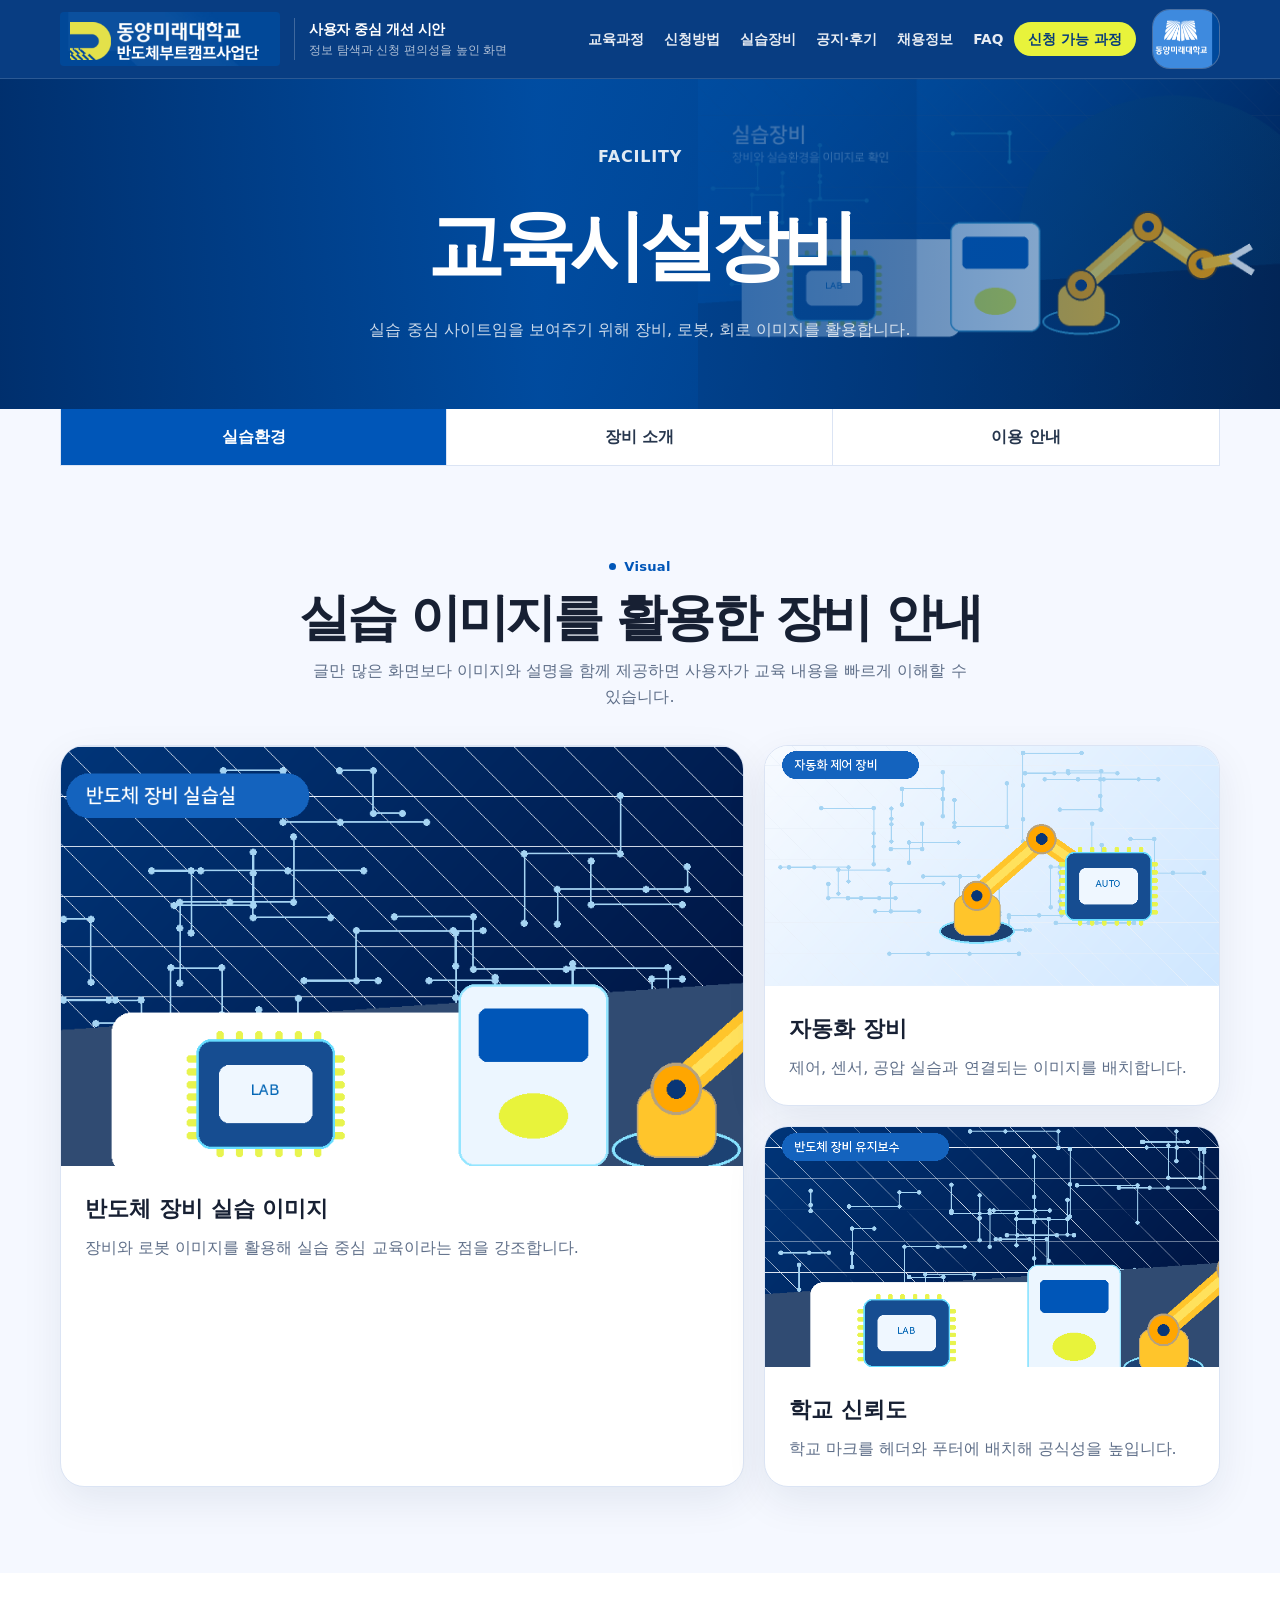
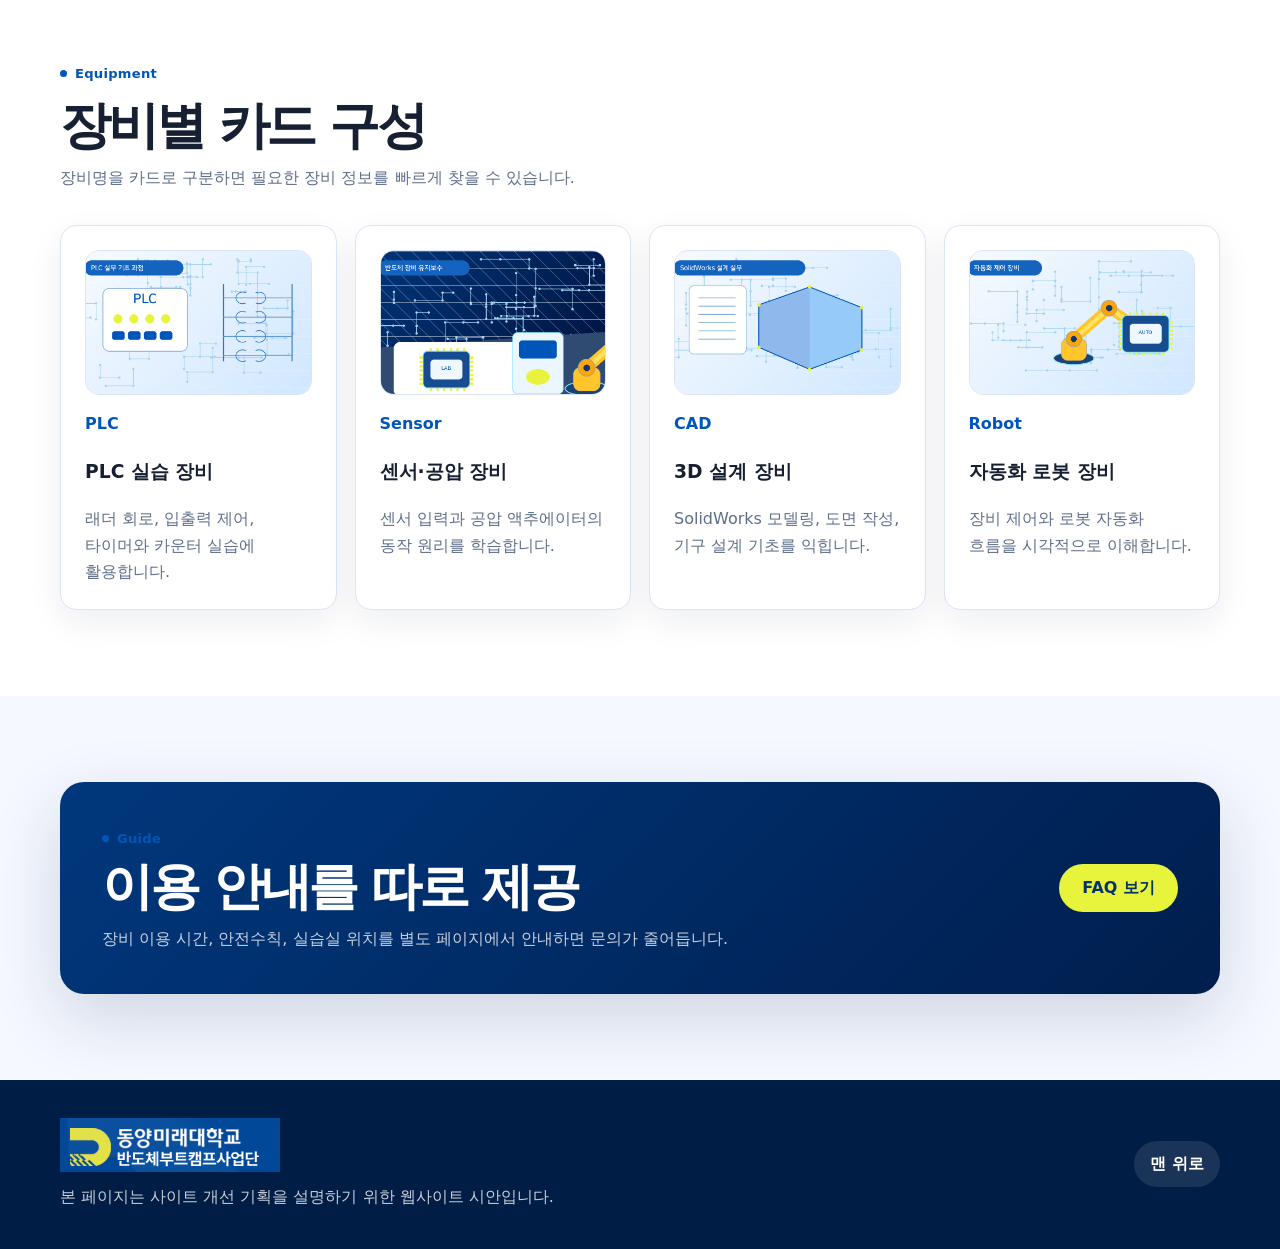
<file: facility.html>
<!DOCTYPE html>
<html lang="ko">
<head>
  <meta charset="UTF-8" />
  <meta name="viewport" content="width=device-width, initial-scale=1.0" />
  <meta name="description" content="동양미래대학교 반도체부트캠프 사이트를 사용자 중심으로 개선한 다중 페이지 웹사이트 시안입니다." />
  <link rel="stylesheet" href="style.css" />
  <title>실습장비 | 반도체부트캠프 개선 시안</title>
</head>
<body id="top">
  <a class="skip-link" href="#main">본문으로 바로가기</a>
    <header class="site-header">
      <div class="container header-inner">
        <a class="brand" href="index.html" aria-label="메인으로 이동">
          <img src="assets/site_logo.png" alt="동양미래대학교 반도체부트캠프사업단" />
          <span class="brand-text">
            <strong>사용자 중심 개선 시안</strong>
            <small>정보 탐색과 신청 편의성을 높인 화면</small>
          </span>
        </a>

        <button class="menu-toggle" type="button" aria-label="메뉴 열기" aria-expanded="false">
          <span></span><span></span><span></span>
        </button>

        <nav class="main-nav" aria-label="주요 메뉴">
          <a href="courses.html">교육과정</a>
          <a href="apply.html">신청방법</a>
          <a href="facility.html">실습장비</a>
          <a href="community.html">공지·후기</a>
          <a href="jobs.html">채용정보</a>
          <a href="faq.html">FAQ</a>
          <a class="nav-cta" href="courses.html#open">신청 가능 과정</a>
        </nav>

        <a class="school-box" href="index.html" aria-label="동양미래대학교">
          <img src="assets/university_mark.png" alt="동양미래대학교" />
        </a>
      </div>
    </header>

  <main id="main">
    <section class="sub-hero facility-hero"><div class="container sub-hero-inner"><span>FACILITY</span><h1>교육시설장비</h1><p>실습 중심 사이트임을 보여주기 위해 장비, 로봇, 회로 이미지를 활용합니다.</p></div></section>
    <div class="tab-bar"><a class="active" href="#lab">실습환경</a><a href="#equipment">장비 소개</a><a href="#guide">이용 안내</a></div>

    <section class="section" id="lab">
      <div class="container section-heading center"><span class="eyebrow">Visual</span><h2>실습 이미지를 활용한 장비 안내</h2><p>글만 많은 화면보다 이미지와 설명을 함께 제공하면 사용자가 교육 내용을 빠르게 이해할 수 있습니다.</p></div>
      <div class="container image-card-grid">
        <article class="image-card large"><img src="assets/illust_facility_lab.png" alt="반도체 장비 실습실 이미지" /><div><h3>반도체 장비 실습 이미지</h3><p>장비와 로봇 이미지를 활용해 실습 중심 교육이라는 점을 강조합니다.</p></div></article>
        <article class="image-card"><img src="assets/illust_facility_robot.png" alt="자동화 로봇 장비 이미지" /><div><h3>자동화 장비</h3><p>제어, 센서, 공압 실습과 연결되는 이미지를 배치합니다.</p></div></article>
        <article class="image-card"><img src="assets/illust_equipment.png" alt="장비와 회로를 표현한 이미지" /><div><h3>학교 신뢰도</h3><p>학교 마크를 헤더와 푸터에 배치해 공식성을 높입니다.</p></div></article>
      </div>
    </section>

    <section class="section alt" id="equipment">
      <div class="container section-heading"><span class="eyebrow">Equipment</span><h2>장비별 카드 구성</h2><p>장비명을 카드로 구분하면 필요한 장비 정보를 빠르게 찾을 수 있습니다.</p></div>
      <div class="container feature-grid">
        <div class="feature-card"><img src="assets/illust_plc.png" alt="PLC 장비 이미지" /><span>PLC</span><h3>PLC 실습 장비</h3><p>래더 회로, 입출력 제어, 타이머와 카운터 실습에 활용합니다.</p></div>
        <div class="feature-card"><img src="assets/illust_equipment.png" alt="센서와 공압 장비 이미지" /><span>Sensor</span><h3>센서·공압 장비</h3><p>센서 입력과 공압 액추에이터의 동작 원리를 학습합니다.</p></div>
        <div class="feature-card"><img src="assets/illust_solidworks.png" alt="CAD 설계 장비 이미지" /><span>CAD</span><h3>3D 설계 장비</h3><p>SolidWorks 모델링, 도면 작성, 기구 설계 기초를 익힙니다.</p></div>
        <div class="feature-card"><img src="assets/illust_facility_robot.png" alt="자동화 로봇 장비 이미지" /><span>Robot</span><h3>자동화 로봇 장비</h3><p>장비 제어와 로봇 자동화 흐름을 시각적으로 이해합니다.</p></div>
      </div>
    </section>

    <section class="section" id="guide">
      <div class="container improvement-box"><div><span class="eyebrow">Guide</span><h2>이용 안내를 따로 제공</h2><p>장비 이용 시간, 안전수칙, 실습실 위치를 별도 페이지에서 안내하면 문의가 줄어듭니다.</p></div><a class="btn primary" href="faq.html">FAQ 보기</a></div>
    </section>
  </main>

    <footer class="site-footer">
      <div class="container footer-inner">
        <div>
          <img src="assets/site_logo.png" alt="동양미래대학교 반도체부트캠프사업단" />
          <p>본 페이지는 사이트 개선 기획을 설명하기 위한 웹사이트 시안입니다.</p>
        </div>
        <a class="top-link" href="#top">맨 위로</a>
      </div>
    </footer>
    <script src="script.js"></script>
</body>
</html>
</file>
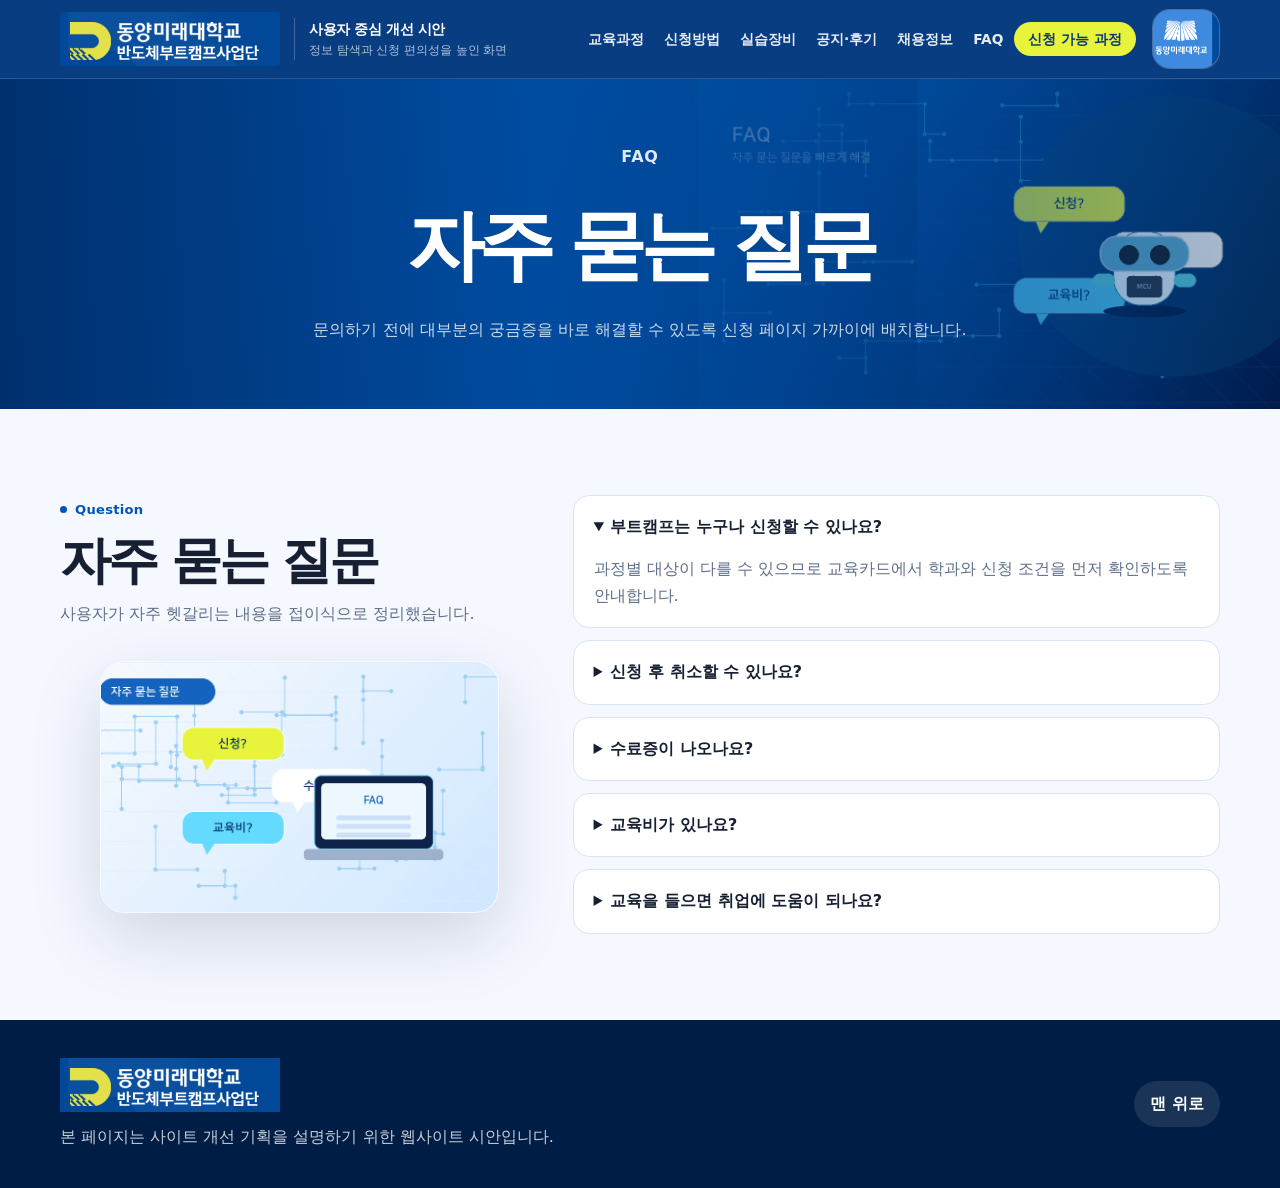
<file: faq.html>
<!DOCTYPE html>
<html lang="ko">
<head>
  <meta charset="UTF-8" />
  <meta name="viewport" content="width=device-width, initial-scale=1.0" />
  <meta name="description" content="동양미래대학교 반도체부트캠프 사이트를 사용자 중심으로 개선한 다중 페이지 웹사이트 시안입니다." />
  <link rel="stylesheet" href="style.css" />
  <title>FAQ | 반도체부트캠프 개선 시안</title>
</head>
<body id="top">
  <a class="skip-link" href="#main">본문으로 바로가기</a>
    <header class="site-header">
      <div class="container header-inner">
        <a class="brand" href="index.html" aria-label="메인으로 이동">
          <img src="assets/site_logo.png" alt="동양미래대학교 반도체부트캠프사업단" />
          <span class="brand-text">
            <strong>사용자 중심 개선 시안</strong>
            <small>정보 탐색과 신청 편의성을 높인 화면</small>
          </span>
        </a>

        <button class="menu-toggle" type="button" aria-label="메뉴 열기" aria-expanded="false">
          <span></span><span></span><span></span>
        </button>

        <nav class="main-nav" aria-label="주요 메뉴">
          <a href="courses.html">교육과정</a>
          <a href="apply.html">신청방법</a>
          <a href="facility.html">실습장비</a>
          <a href="community.html">공지·후기</a>
          <a href="jobs.html">채용정보</a>
          <a href="faq.html">FAQ</a>
          <a class="nav-cta" href="courses.html#open">신청 가능 과정</a>
        </nav>

        <a class="school-box" href="index.html" aria-label="동양미래대학교">
          <img src="assets/university_mark.png" alt="동양미래대학교" />
        </a>
      </div>
    </header>

  <main id="main">
    <section class="sub-hero faq-hero"><div class="container sub-hero-inner"><span>FAQ</span><h1>자주 묻는 질문</h1><p>문의하기 전에 대부분의 궁금증을 바로 해결할 수 있도록 신청 페이지 가까이에 배치합니다.</p></div></section>

    <section class="section">
      <div class="container faq-layout with-visual">
        <div>
          <div class="section-heading"><span class="eyebrow">Question</span><h2>자주 묻는 질문</h2><p>사용자가 자주 헷갈리는 내용을 접이식으로 정리했습니다.</p></div>
          <figure class="faq-visual"><img src="assets/illust_faq.png" alt="자주 묻는 질문 안내 이미지" /></figure>
        </div>
        <div class="faq-list">
          <details open><summary>부트캠프는 누구나 신청할 수 있나요?</summary><p>과정별 대상이 다를 수 있으므로 교육카드에서 학과와 신청 조건을 먼저 확인하도록 안내합니다.</p></details>
          <details><summary>신청 후 취소할 수 있나요?</summary><p>신청 기간 안에는 취소 가능 여부를 안내하고, 마감 이후에는 담당자 문의가 필요하다는 문구를 표시합니다.</p></details>
          <details><summary>수료증이 나오나요?</summary><p>출석률과 과제 제출 등 과정별 수료 기준을 충족하면 수료 안내를 받을 수 있도록 구성합니다.</p></details>
          <details><summary>교육비가 있나요?</summary><p>교육비, 준비물, 개인 부담 비용 여부를 신청 전에 확인할 수 있도록 체크리스트로 제공합니다.</p></details>
          <details><summary>교육을 들으면 취업에 도움이 되나요?</summary><p>각 교육과정 아래에 연결 직무와 채용정보를 함께 보여주어 교육과 진로의 관계를 설명합니다.</p></details>
        </div>
      </div>
    </section>
  </main>

    <footer class="site-footer">
      <div class="container footer-inner">
        <div>
          <img src="assets/site_logo.png" alt="동양미래대학교 반도체부트캠프사업단" />
          <p>본 페이지는 사이트 개선 기획을 설명하기 위한 웹사이트 시안입니다.</p>
        </div>
        <a class="top-link" href="#top">맨 위로</a>
      </div>
    </footer>
    <script src="script.js"></script>
</body>
</html>
</file>
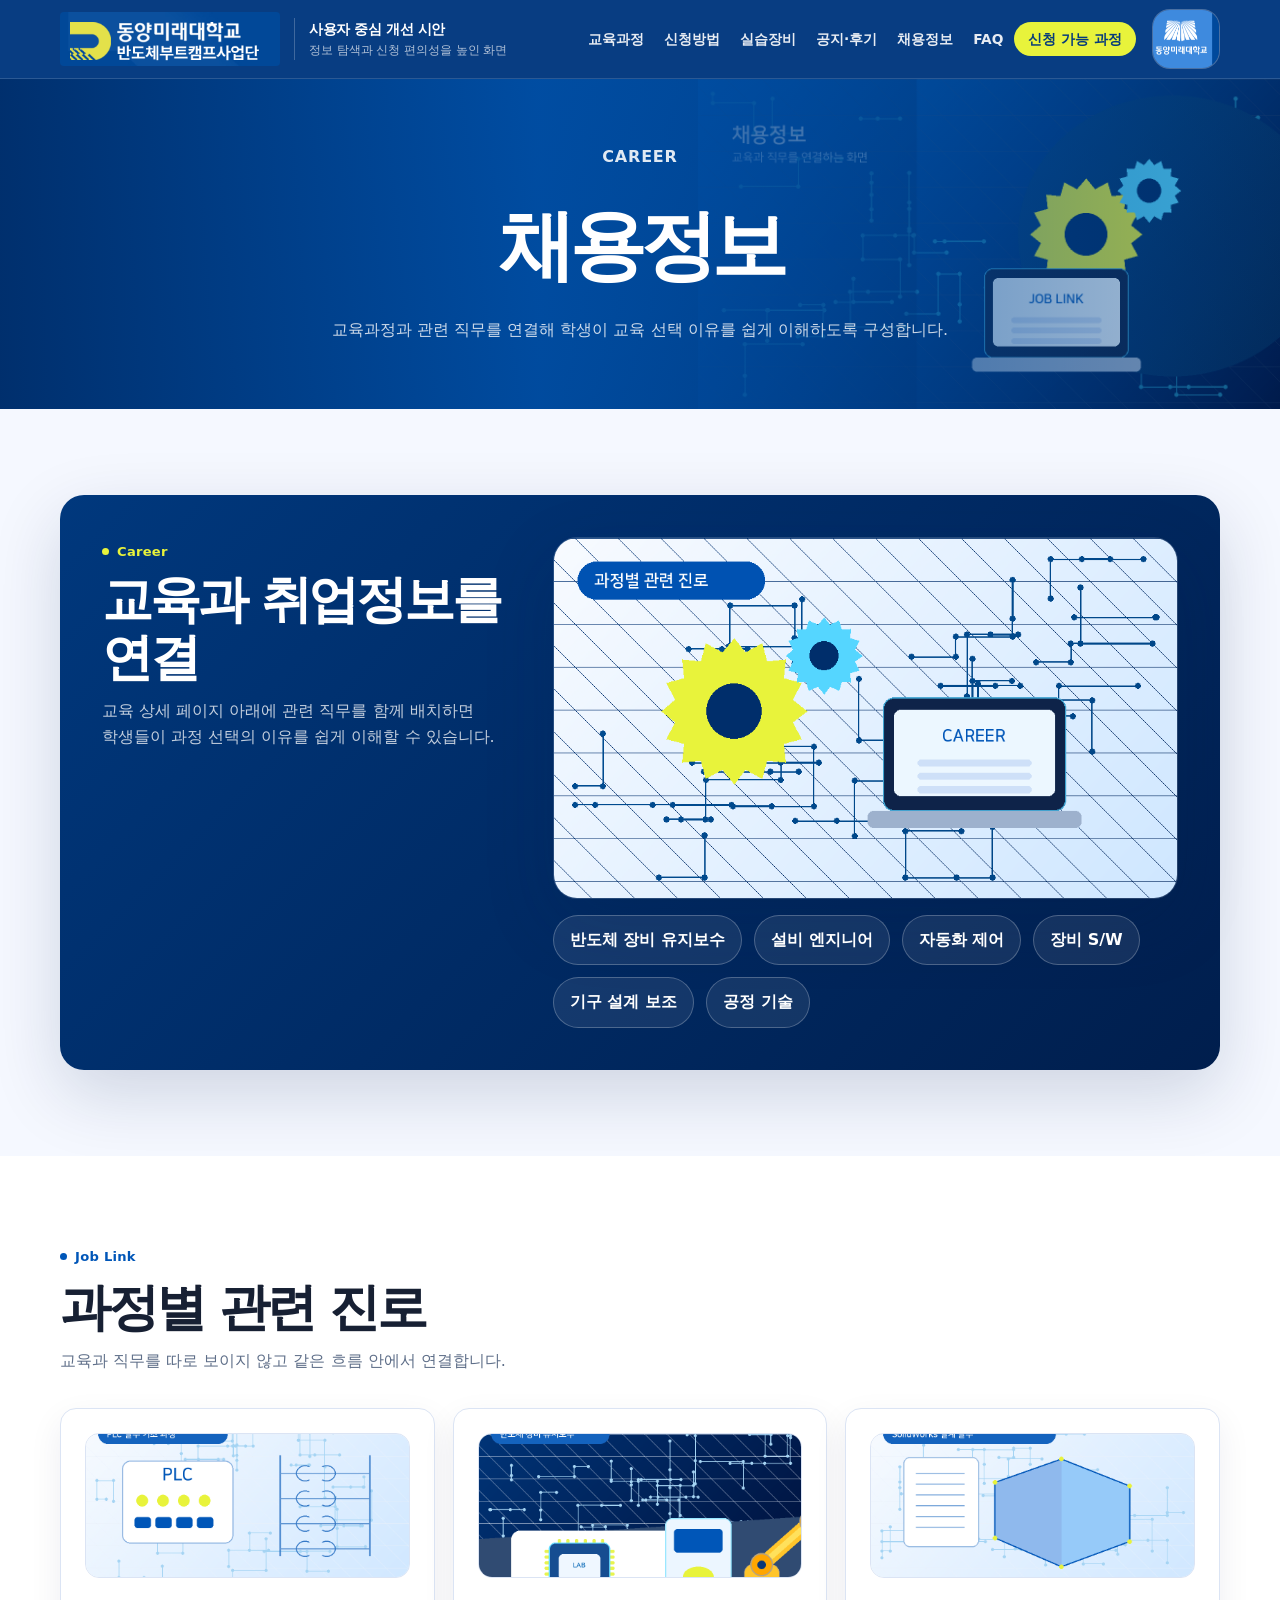
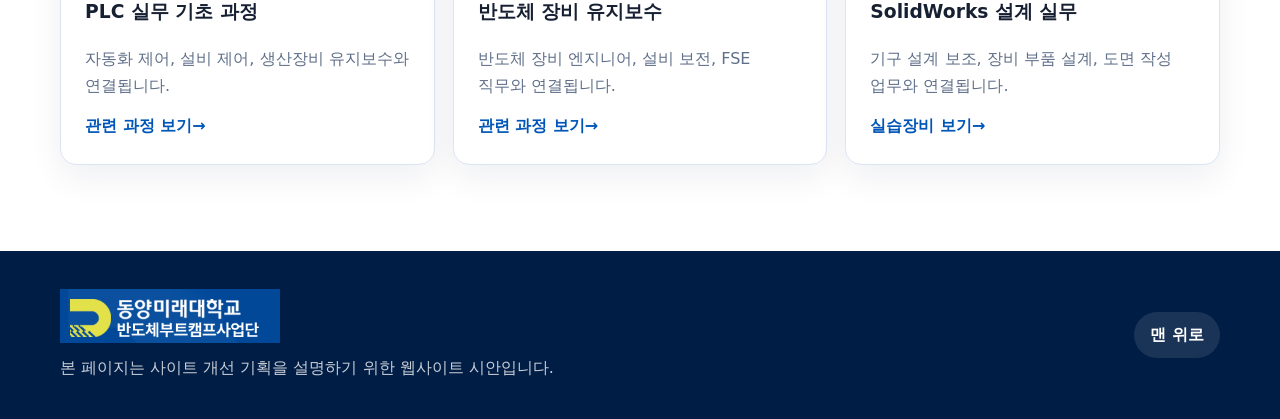
<file: jobs.html>
<!DOCTYPE html>
<html lang="ko">
<head>
  <meta charset="UTF-8" />
  <meta name="viewport" content="width=device-width, initial-scale=1.0" />
  <meta name="description" content="동양미래대학교 반도체부트캠프 사이트를 사용자 중심으로 개선한 다중 페이지 웹사이트 시안입니다." />
  <link rel="stylesheet" href="style.css" />
  <title>채용정보 | 반도체부트캠프 개선 시안</title>
</head>
<body id="top">
  <a class="skip-link" href="#main">본문으로 바로가기</a>
    <header class="site-header">
      <div class="container header-inner">
        <a class="brand" href="index.html" aria-label="메인으로 이동">
          <img src="assets/site_logo.png" alt="동양미래대학교 반도체부트캠프사업단" />
          <span class="brand-text">
            <strong>사용자 중심 개선 시안</strong>
            <small>정보 탐색과 신청 편의성을 높인 화면</small>
          </span>
        </a>

        <button class="menu-toggle" type="button" aria-label="메뉴 열기" aria-expanded="false">
          <span></span><span></span><span></span>
        </button>

        <nav class="main-nav" aria-label="주요 메뉴">
          <a href="courses.html">교육과정</a>
          <a href="apply.html">신청방법</a>
          <a href="facility.html">실습장비</a>
          <a href="community.html">공지·후기</a>
          <a href="jobs.html">채용정보</a>
          <a href="faq.html">FAQ</a>
          <a class="nav-cta" href="courses.html#open">신청 가능 과정</a>
        </nav>

        <a class="school-box" href="index.html" aria-label="동양미래대학교">
          <img src="assets/university_mark.png" alt="동양미래대학교" />
        </a>
      </div>
    </header>

  <main id="main">
    <section class="sub-hero jobs-hero"><div class="container sub-hero-inner"><span>CAREER</span><h1>채용정보</h1><p>교육과정과 관련 직무를 연결해 학생이 교육 선택 이유를 쉽게 이해하도록 구성합니다.</p></div></section>

    <section class="section">
      <div class="container career-box">
        <div>
          <span class="eyebrow light">Career</span>
          <h2>교육과 취업정보를 연결</h2>
          <p>교육 상세 페이지 아래에 관련 직무를 함께 배치하면 학생들이 과정 선택의 이유를 쉽게 이해할 수 있습니다.</p>
        </div>
        <div>
          <div class="career-visual"><img src="assets/illust_jobs.png" alt="교육과 취업정보 연결 이미지" /></div>
          <div class="career-tags">
            <span>반도체 장비 유지보수</span><span>설비 엔지니어</span><span>자동화 제어</span><span>장비 S/W</span><span>기구 설계 보조</span><span>공정 기술</span>
          </div>
        </div>
      </div>
    </section>

    <section class="section alt">
      <div class="container section-heading"><span class="eyebrow">Job Link</span><h2>과정별 관련 진로</h2><p>교육과 직무를 따로 보이지 않고 같은 흐름 안에서 연결합니다.</p></div>
      <div class="container job-grid">
        <article><img src="assets/illust_plc.png" alt="PLC 진로 연결 이미지" /><h3>PLC 실무 기초 과정</h3><p>자동화 제어, 설비 제어, 생산장비 유지보수와 연결됩니다.</p><a class="text-link" href="courses.html#plc">관련 과정 보기</a></article>
        <article><img src="assets/illust_equipment.png" alt="반도체 장비 유지보수 진로 이미지" /><h3>반도체 장비 유지보수</h3><p>반도체 장비 엔지니어, 설비 보전, FSE 직무와 연결됩니다.</p><a class="text-link" href="courses.html#open">관련 과정 보기</a></article>
        <article><img src="assets/illust_solidworks.png" alt="SolidWorks 설계 진로 이미지" /><h3>SolidWorks 설계 실무</h3><p>기구 설계 보조, 장비 부품 설계, 도면 작성 업무와 연결됩니다.</p><a class="text-link" href="facility.html">실습장비 보기</a></article>
      </div>
    </section>
  </main>

    <footer class="site-footer">
      <div class="container footer-inner">
        <div>
          <img src="assets/site_logo.png" alt="동양미래대학교 반도체부트캠프사업단" />
          <p>본 페이지는 사이트 개선 기획을 설명하기 위한 웹사이트 시안입니다.</p>
        </div>
        <a class="top-link" href="#top">맨 위로</a>
      </div>
    </footer>
    <script src="script.js"></script>
</body>
</html>
</file>
<file: styles.css>
:root {
    --bg-dark: #0a0a0f;
    --panel-bg: rgba(20, 20, 30, 0.6);
    --glass-border: rgba(255, 255, 255, 0.1);
    --text-main: #f0f0f5;
    --text-muted: #8b8b99;
    --success: #00ff88;
    --warning: #ffaa00;
    --danger: #ff3333;
    --accent: #5d3fd3;
    --gold: #ffd700;
}

* {
    margin: 0;
    padding: 0;
    box-sizing: border-box;
    font-family: 'Noto Sans KR', sans-serif;
}

body {
    background-color: var(--bg-dark);
    color: var(--text-main);
    min-height: 100vh;
    display: flex;
    justify-content: center;
    align-items: center;
    overflow: hidden;
    position: relative;
    background-image: radial-gradient(circle at 50% 10%, #1a1a2e 0%, var(--bg-dark) 70%);
}

.background-effect {
    position: absolute;
    width: 200%;
    height: 200%;
    background: url('data:image/svg+xml;utf8,<svg viewBox="0 0 200 200" xmlns="http://www.w3.org/2000/svg"><filter id="noiseFilter"><feTurbulence type="fractalNoise" baseFrequency="0.65" numOctaves="3" stitchTiles="stitch"/></filter><rect width="100%" height="100%" filter="url(%23noiseFilter)"/></svg>');
    opacity: 0.05;
    pointer-events: none;
    z-index: 0;
}

.container {
    position: relative;
    z-index: 10;
    width: 100%;
    max-width: 480px;
    padding: 2rem;
    display: flex;
    flex-direction: column;
    gap: 1.5rem;
}

.header-top {
    display: flex;
    justify-content: space-between;
    align-items: center;
    margin-bottom: 0.5rem;
}

h1 {
    font-size: 2rem;
    font-weight: 900;
    background: linear-gradient(135deg, #fff, #aab);
    -webkit-background-clip: text;
    -webkit-text-fill-color: transparent;
    text-shadow: 0 0 20px rgba(255, 255, 255, 0.1);
}

.gold-display {
    background: rgba(255, 215, 0, 0.1);
    border: 1px solid rgba(255, 215, 0, 0.3);
    padding: 0.5rem 1rem;
    border-radius: 20px;
    font-size: 1.2rem;
    font-weight: 900;
    color: var(--gold);
    box-shadow: 0 0 15px rgba(255, 215, 0, 0.2);
    transition: transform 0.2s, box-shadow 0.2s;
}

.subtitle {
    color: var(--accent);
    font-weight: 700;
    letter-spacing: 2px;
}

.glass-panel {
    background: var(--panel-bg);
    backdrop-filter: blur(12px);
    -webkit-backdrop-filter: blur(12px);
    border: 1px solid var(--glass-border);
    border-radius: 16px;
    padding: 1.5rem;
    box-shadow: 0 8px 32px rgba(0, 0, 0, 0.3);
}

.weapon-display {
    position: relative;
    height: 240px;
    display: flex;
    justify-content: center;
    align-items: center;
    margin-bottom: 1rem;
}

.weapon-glow {
    position: absolute;
    width: 120px;
    height: 200px;
    background: var(--accent);
    filter: blur(60px);
    opacity: 0.2;
    transition: all 0.3s ease;
}

#weaponImage {
    height: 200px;
    object-fit: contain;
    z-index: 2;
    transition: transform 0.5s cubic-bezier(0.175, 0.885, 0.32, 1.275), filter 0.5s ease;
    filter: drop-shadow(0 0 15px rgba(255,255,255,0.2));
}

.level-badge {
    position: absolute;
    top: 0;
    right: 30px;
    background: linear-gradient(135deg, var(--accent), #2b1b54);
    width: 60px;
    height: 60px;
    border-radius: 50%;
    display: flex;
    justify-content: center;
    align-items: center;
    font-size: 1.5rem;
    font-weight: 900;
    border: 2px solid rgba(255, 255, 255, 0.2);
    box-shadow: 0 0 20px var(--accent);
    z-index: 3;
    transition: all 0.3s;
}

.stats {
    display: flex;
    justify-content: space-around;
    text-align: center;
}

.mb-3 { margin-bottom: 1rem; }

.stat-box {
    display: flex;
    flex-direction: column;
    gap: 0.5rem;
}

.stat-label {
    font-size: 0.8rem;
    color: var(--text-muted);
}

.stat-value {
    font-size: 1.2rem;
    font-weight: 700;
}

.value-info {
    display: flex;
    justify-content: space-between;
    border-top: 1px solid var(--glass-border);
    padding-top: 1rem;
    font-size: 0.95rem;
    font-weight: 700;
}

.text-cost { color: #ff6b6b; }
.text-sell { color: var(--gold); }
.text-success { color: var(--success); }
.text-warning { color: var(--warning); }
.text-danger { color: var(--danger); }

.action-panel {
    display: flex;
    flex-direction: column;
    gap: 1rem;
}

.btn-group {
    display: flex;
    gap: 1rem;
}

button {
    cursor: pointer;
    border: none;
    outline: none;
    font-family: inherit;
    font-weight: 700;
    border-radius: 12px;
    transition: all 0.2s;
}

.btn-enhance {
    position: relative;
    flex: 2;
    padding: 1.2rem;
    font-size: 1.2rem;
    background: linear-gradient(135deg, #1e90ff, #5d3fd3);
    color: white;
    overflow: hidden;
    box-shadow: 0 4px 15px rgba(93, 63, 211, 0.4);
}

.btn-sell {
    flex: 1;
    padding: 1.2rem;
    font-size: 1.2rem;
    background: linear-gradient(135deg, #f39c12, #d35400);
    color: white;
    box-shadow: 0 4px 15px rgba(211, 84, 0, 0.4);
}

.btn-enhance:hover, .btn-sell:hover {
    transform: translateY(-2px);
    filter: brightness(1.2);
}

.btn-enhance:active, .btn-sell:active {
    transform: translateY(1px);
}

.btn-enhance:disabled, .btn-sell:disabled {
    opacity: 0.5;
    cursor: not-allowed;
    transform: none;
    filter: grayscale(1);
    box-shadow: none;
}

.btn-reset {
    width: 100%;
    padding: 1rem;
    font-size: 1.1rem;
    background: transparent;
    color: var(--text-main);
    border: 1px solid var(--glass-border);
    backdrop-filter: blur(5px);
}

.btn-reset:hover {
    background: rgba(255,255,255,0.1);
}

.log-panel {
    height: 180px;
    display: flex;
    flex-direction: column;
}

.log-panel h3 {
    font-size: 1rem;
    color: var(--text-muted);
    margin-bottom: 0.5rem;
    border-bottom: 1px solid var(--glass-border);
    padding-bottom: 0.5rem;
}

.log-list {
    list-style: none;
    overflow-y: auto;
    flex-grow: 1;
    display: flex;
    flex-direction: column;
    gap: 0.4rem;
}

.log-list::-webkit-scrollbar { width: 4px; }
.log-list::-webkit-scrollbar-thumb { background: rgba(255,255,255,0.2); border-radius: 4px; }

.log-list li {
    font-size: 0.9rem;
    padding: 0.3rem 0;
    border-bottom: 1px solid rgba(255,255,255,0.05);
    animation: fadeIn 0.3s ease;
}

.log-success { color: var(--success); }
.log-fail { color: var(--warning); }
.log-destroy { color: var(--danger); font-weight: bold; }
.log-gold { color: var(--gold); }
.log-info { color: var(--text-muted); }

@keyframes fadeIn {
    from { opacity: 0; transform: translateY(-10px); }
    to { opacity: 1; transform: translateY(0); }
}

@keyframes shake {
    0%, 100% { transform: translateX(0); }
    10%, 30%, 50%, 70%, 90% { transform: translateX(-5px) rotate(-3deg); }
    20%, 40%, 60%, 80% { transform: translateX(5px) rotate(3deg); }
}

@keyframes flash {
    0% { filter: brightness(1) drop-shadow(0 0 15px rgba(255,255,255,0.2)); }
    50% { filter: brightness(3) drop-shadow(0 0 50px white); transform: scale(1.1); }
    100% { filter: brightness(1) drop-shadow(0 0 15px rgba(255,255,255,0.2)); }
}

.anim-shake { animation: shake 0.4s ease; }
.anim-flash { animation: flash 0.6s ease; }
.anim-destroy { animation: flash 0.5s ease forwards, shake 0.5s ease; filter: grayscale(1) opacity(0.3) !important; }

/* Fire Particle Effects */
#effectContainer {
    position: absolute;
    top: 0;
    left: 0;
    width: 100%;
    height: 100%;
    pointer-events: none;
    z-index: 100;
}

.fire-particle {
    position: absolute;
    width: 8px;
    height: 8px;
    background: radial-gradient(circle, #fff, #ffae00, #ff0000, transparent);
    border-radius: 50%;
    filter: blur(1px);
    opacity: 1;
    transform: translate(-50%, -50%);
    animation: burst 1s cubic-bezier(0.1, 0.8, 0.3, 1) forwards;
}

@keyframes burst {
    0% {
        transform: translate(-50%, -50%) scale(1);
        opacity: 1;
    }
    100% {
        transform: translate(calc(-50% + var(--tx)), calc(-50% + var(--ty))) scale(0);
        opacity: 0;
    }
}
</file>
<file: bootcamp_user_friendly_site/style.css>
:root {
  --bg: #f5f8ff;
  --surface: #ffffff;
  --surface-2: #eef4ff;
  --text: #172033;
  --muted: #5f6f89;
  --primary: #0056b8;
  --primary-2: #0079e8;
  --primary-dark: #00387d;
  --navy: #002a64;
  --accent: #e8f33b;
  --danger: #ff4b4b;
  --line: #dbe4f4;
  --shadow: 0 24px 70px rgba(7, 32, 72, 0.16);
  --radius: 24px;
  --radius-sm: 16px;
  --container: 1160px;
}

* { box-sizing: border-box; }
html { scroll-behavior: smooth; }
body {
  margin: 0;
  font-family: "Pretendard", "Apple SD Gothic Neo", "Noto Sans KR", system-ui, -apple-system, BlinkMacSystemFont, "Segoe UI", sans-serif;
  color: var(--text);
  background: var(--bg);
  line-height: 1.65;
  word-break: keep-all;
  overflow-wrap: anywhere;
}
a { color: inherit; text-decoration: none; }
img { display: block; max-width: 100%; }
button, input { font: inherit; }
.container { width: min(100% - 40px, var(--container)); margin: 0 auto; }
.skip-link { position: absolute; left: 16px; top: -48px; background: var(--primary); color: #fff; padding: 10px 14px; border-radius: 10px; z-index: 999; }
.skip-link:focus { top: 16px; }
.sr-only { position: absolute; width: 1px; height: 1px; padding: 0; margin: -1px; overflow: hidden; clip: rect(0,0,0,0); white-space: nowrap; border: 0; }

.site-header { position: sticky; top: 0; z-index: 50; background: rgba(0, 55, 126, 0.97); border-bottom: 1px solid rgba(255,255,255,0.14); backdrop-filter: blur(16px); }
.header-inner { display: grid; grid-template-columns: auto 1fr auto; align-items: center; min-height: 78px; gap: 16px; }
.brand { display: inline-flex; align-items: center; gap: 14px; min-width: 0; }
.brand img { width: 220px; border-radius: 4px; }
.brand-text { display: block; color: #fff; padding-left: 14px; border-left: 1px solid rgba(255,255,255,0.22); }
.brand-text strong, .brand-text small { display: block; white-space: nowrap; }
.brand-text strong { font-size: .9rem; letter-spacing: -.03em; }
.brand-text small { color: rgba(255,255,255,.68); font-size: .72rem; }
.main-nav { display: flex; align-items: center; justify-content: flex-end; gap: 2px; min-width: 0; flex-wrap: nowrap; }
.main-nav a { padding: 9px 9px; border-radius: 999px; color: rgba(255,255,255,.9); font-size: .86rem; line-height: 1.2; font-weight: 800; white-space: nowrap; flex: 0 0 auto; }
.main-nav a:hover, .main-nav a:focus-visible { background: rgba(255,255,255,.14); color: #fff; }
.main-nav .nav-cta { background: var(--accent); color: #063b7b; padding-inline: 14px; }
.school-box { display: grid; place-items: center; width: 68px; height: 60px; border-radius: 18px; overflow: hidden; background: rgba(255,255,255,.12); border: 1px solid rgba(255,255,255,.16); }
.school-box img { width: 68px; height: 60px; object-fit: cover; object-position: center; }
.menu-toggle { display: none; width: 44px; height: 44px; border: 0; border-radius: 14px; background: rgba(255,255,255,.14); cursor: pointer; }
.menu-toggle span { display: block; width: 20px; height: 2px; margin: 4px auto; background: #fff; border-radius: 999px; }

.section { padding: 86px 0; }
.section.compact { padding: 40px 0; }
.section.alt { background: #fff; }
.eyebrow { display: inline-flex; align-items: center; gap: 8px; color: var(--primary); font-weight: 900; font-size: .82rem; letter-spacing: .02em; }
.eyebrow::before { content: ""; width: 7px; height: 7px; border-radius: 999px; background: currentColor; }
.eyebrow.light { color: var(--accent); }
.section-heading { margin-bottom: 34px; }
.section-heading.center { text-align: center; max-width: 720px; margin-inline: auto; }
.section-heading h2 { margin: 10px 0 10px; font-size: clamp(2rem, 4vw, 3.2rem); line-height: 1.16; letter-spacing: -.06em; }
.section-heading p { margin: 0; color: var(--muted); }

.home-hero { position: relative; padding: 112px 0 92px; overflow: hidden; color: #fff; background: radial-gradient(circle at 70% 32%, rgba(36,217,255,.25), transparent 26%), radial-gradient(circle at 18% 18%, rgba(232,243,59,.13), transparent 22%), linear-gradient(135deg, #0077dc 0%, #0058b6 38%, #001847 100%); }
.home-hero::before { content: ""; position: absolute; inset: 0; opacity: .5; background: linear-gradient(120deg, transparent 0 30%, rgba(255,255,255,.06) 30% 31%, transparent 31% 100%), repeating-linear-gradient(90deg, rgba(255,255,255,.04) 0 1px, transparent 1px 80px); }
.hero-bg-lines { position: absolute; inset: 0; background-image: linear-gradient(rgba(36,217,255,.19) 1px, transparent 1px), linear-gradient(90deg, rgba(36,217,255,.12) 1px, transparent 1px); background-size: 70px 70px; mask-image: linear-gradient(90deg, transparent, #000 55%, transparent); opacity: .32; }
.home-hero-grid { position: relative; z-index: 1; display: grid; grid-template-columns: minmax(0,.9fr) minmax(420px,1.1fr); gap: 50px; align-items: center; }
.hero-copy h1 { margin: 14px 0 20px; font-size: clamp(3rem, 7vw, 5.6rem); line-height: 1.05; letter-spacing: -.08em; }
.hero-copy p { max-width: 560px; margin: 0; color: rgba(255,255,255,.82); font-size: 1.06rem; }
.hero-actions { display: flex; gap: 12px; flex-wrap: wrap; margin-top: 28px; }
.btn { display: inline-flex; align-items: center; justify-content: center; min-height: 48px; padding: 0 22px; border-radius: 999px; font-weight: 900; border: 1px solid transparent; }
.btn.primary { background: var(--accent); color: #07336d; }
.btn.secondary { background: #fff; color: var(--primary-dark); border-color: var(--line); }
.btn.secondary.light { background: rgba(255,255,255,.08); color: #fff; border-color: rgba(255,255,255,.26); }
.hero-points { display: flex; flex-wrap: wrap; gap: 10px; padding: 0; margin: 26px 0 0; list-style: none; }
.hero-points li { padding: 8px 13px; border-radius: 999px; background: rgba(255,255,255,.1); border: 1px solid rgba(255,255,255,.16); font-size: .9rem; }
.hero-visual { position: relative; }
.visual-frame { border: 1px solid rgba(255,255,255,.18); border-radius: 24px; overflow: hidden; box-shadow: 0 30px 80px rgba(0,0,0,.28); background: rgba(255,255,255,.08); }
.visual-frame img { width: 100%; min-height: 300px; object-fit: cover; }
.floating-card { position: absolute; left: 36px; bottom: 18px; min-width: 220px; padding: 18px; border-radius: 20px; color: var(--text); background: rgba(255,255,255,.92); box-shadow: var(--shadow); backdrop-filter: blur(10px); }
.floating-card span { display: inline-block; color: var(--danger); font-size: .78rem; font-weight: 900; margin-bottom: 8px; }
.floating-card strong { display: block; }
.floating-card p { margin: 8px 0 0; color: var(--muted); }
.floating-card b { color: var(--danger); }

.sub-hero { position: relative; overflow: hidden; color: #fff; background: linear-gradient(135deg, #0058b6 0%, #003b83 55%, #001847 100%); }
.sub-hero::before { content: ""; position: absolute; inset: 0; background-image: var(--sub-img, url('assets/hero_mascot_chip.png')); background-size: auto 100%; background-repeat: no-repeat; background-position: right center; opacity: .95; }
.sub-hero::after { content: ""; position: absolute; inset: 0; background: linear-gradient(90deg, rgba(0,46,107,.96) 0%, rgba(0,78,164,.82) 42%, rgba(0,48,99,.22) 100%); }
.sub-hero-inner { position: relative; z-index: 1; min-height: 330px; display: flex; flex-direction: column; justify-content: center; text-align: center; }
.sub-hero-inner span { font-weight: 900; letter-spacing: .05em; color: rgba(255,255,255,.88); }
.sub-hero-inner h1 { margin: 12px 0 8px; font-size: clamp(2.7rem, 6vw, 4.8rem); letter-spacing: -.08em; }
.sub-hero-inner p { margin: 0 auto; max-width: 700px; color: rgba(255,255,255,.8); }
.courses-hero { --sub-img: url('assets/illust_courses_hero.png'); }
.apply-hero { --sub-img: url('assets/illust_apply_hero.png'); }
.facility-hero { --sub-img: url('assets/illust_facility_hero.png'); }
.community-hero { --sub-img: url('assets/illust_community_hero.png'); }
.jobs-hero { --sub-img: url('assets/illust_jobs_hero.png'); }
.faq-hero { --sub-img: url('assets/illust_faq_hero.png'); }
.tab-bar { display: grid; grid-auto-flow: column; grid-auto-columns: 1fr; max-width: 1160px; margin: 0 auto; background: #fff; border: 1px solid var(--line); border-top: 0; }
.tab-bar a { display: grid; place-items: center; min-height: 56px; font-weight: 900; border-right: 1px solid var(--line); color: #26364d; }
.tab-bar a:last-child { border-right: 0; }
.tab-bar a.active { background: var(--primary); color: #fff; }

.quick-grid, .notice-grid, .feature-grid, .job-grid { display: grid; grid-template-columns: repeat(4, 1fr); gap: 18px; }
.quick-card, .notice-card, .feature-card, .job-grid article { display: block; padding: 24px; border-radius: var(--radius-sm); background: #fff; border: 1px solid var(--line); box-shadow: 0 12px 34px rgba(7,32,72,.07); }
.quick-card span, .feature-card span { color: var(--primary); font-weight: 900; }
.quick-card strong { display: block; margin: 10px 0 6px; font-size: 1.18rem; }
.quick-card p, .notice-card p, .feature-card p, .job-grid p { margin: 0; color: var(--muted); }
.notice-grid { grid-template-columns: repeat(3, 1fr); }
.notice-card.highlight { border-color: rgba(255,75,75,.35); background: #fff8f8; }
.badge { display: inline-flex; align-items: center; min-height: 28px; padding: 0 11px; border-radius: 999px; background: #e8f4ff; color: var(--primary); font-size: .78rem; font-weight: 900; }
.badge.danger { background: #fff0f0; color: var(--danger); }
.badge.muted { background: #eef0f5; color: #657184; }
.text-link { display: inline-flex; margin-top: 14px; color: var(--primary); font-weight: 900; }
.text-link::after { content: " →"; }
.improvement-box, .apply-box { display: flex; align-items: center; justify-content: space-between; gap: 24px; padding: 42px; border-radius: var(--radius); background: linear-gradient(135deg, #00387d, #001e4d); color: #fff; box-shadow: var(--shadow); }
.improvement-box h2, .apply-box h2 { margin: 6px 0 10px; font-size: clamp(1.8rem, 4vw, 3.4rem); line-height: 1.15; letter-spacing: -.06em; }
.improvement-box p, .apply-box p { color: rgba(255,255,255,.78); margin: 0; }

.program-diagram { display: grid; grid-template-columns: 180px 1fr 180px; gap: 28px; align-items: center; margin-bottom: 32px; }
.left-boxes, .right-boxes { display: grid; gap: 16px; }
.left-boxes div, .right-boxes div { border: 2px solid var(--primary); color: var(--primary-dark); border-radius: 10px; padding: 16px 10px; text-align: center; font-weight: 900; background: #fff; }
.diagram-core { display: flex; align-items: center; justify-content: center; min-width: 0; }
.circle { width: 220px; height: 150px; display: grid; place-items: center; text-align: center; border-radius: 80px; color: #fff; font-size: 1.4rem; font-weight: 900; margin-left: -12px; }
.circle:first-child { margin-left: 0; }
.circle.light { background: rgba(0,86,184,.55); }
.circle.core { width: 280px; height: 190px; background: var(--primary); z-index: 2; font-size: 1.55rem; }
.circle small { display: block; margin-top: 10px; padding: 4px 12px; background: rgba(255,255,255,.16); border-radius: 999px; font-size: .85rem; }
.category-tabs { display: grid; grid-template-columns: repeat(3,1fr); margin-bottom: 32px; border: 1px solid var(--line); }
.category-tabs button { min-height: 60px; border: 0; border-right: 1px solid var(--line); background: #fff; font-weight: 900; cursor: pointer; }
.category-tabs button:last-child { border-right: 0; }
.category-tabs button.active { background: var(--primary); color: #fff; }
.category-panel { display: none; }
.category-panel.active { display: block; }
.category-panel h3 { font-size: 2rem; letter-spacing: -.05em; margin-bottom: 6px; }
.table-wrap { overflow-x: auto; background: #fff; border: 1px solid var(--line); border-radius: 16px; }
table { width: 100%; border-collapse: collapse; min-width: 720px; }
th, td { padding: 16px; border-bottom: 1px solid var(--line); text-align: center; }
th { background: var(--primary); color: #fff; }
tr:last-child td { border-bottom: 0; }
.support-grid { display: grid; grid-template-columns: repeat(4,1fr); gap: 14px; }
.support-grid div { background: #fff; border: 1px solid var(--line); border-radius: 16px; padding: 22px; text-align: center; font-weight: 900; color: var(--primary-dark); }
.course-tools { display: flex; gap: 16px; justify-content: space-between; align-items: center; margin-bottom: 24px; }
.search-box { flex: 1; }
.search-box input { width: 100%; min-height: 52px; border-radius: 999px; border: 1px solid var(--line); padding: 0 20px; background: #fff; outline: 0; }
.search-box input:focus { border-color: var(--primary); box-shadow: 0 0 0 4px rgba(0,86,184,.12); }
.filter-buttons { display: flex; gap: 8px; flex-wrap: wrap; }
.filter-buttons button { border: 1px solid var(--line); background: #fff; border-radius: 999px; padding: 11px 15px; cursor: pointer; font-weight: 900; color: #33445f; }
.filter-buttons button.active { background: var(--primary); color: #fff; border-color: var(--primary); }
.course-grid { display: grid; grid-template-columns: repeat(2,1fr); gap: 20px; }
.course-card { padding: 26px; border-radius: var(--radius); background: #fff; border: 1px solid var(--line); box-shadow: 0 14px 40px rgba(7,32,72,.08); }
.card-top { display: flex; justify-content: space-between; align-items: center; margin-bottom: 14px; }
.level { font-weight: 900; color: var(--muted); font-size: .86rem; }
.course-card h3 { margin: 0 0 8px; font-size: 1.55rem; letter-spacing: -.04em; }
.course-card p { color: var(--muted); margin: 0 0 14px; }
.course-card ul { margin: 0; padding-left: 18px; color: #3d4a5f; }
.empty-message { padding: 18px; border-radius: 14px; background: #fff4e6; color: #9a5500; font-weight: 900; }

.steps { display: grid; grid-template-columns: repeat(4,1fr); gap: 18px; }
.step-card { padding: 28px; border-radius: var(--radius); background: #fff; border: 1px solid var(--line); box-shadow: 0 14px 40px rgba(7,32,72,.08); }
.step-card span { display: grid; place-items: center; width: 44px; height: 44px; border-radius: 50%; background: var(--primary); color: #fff; font-weight: 900; margin-bottom: 18px; }
.step-card h3 { margin: 0 0 8px; font-size: 1.4rem; }
.step-card p { margin: 0; color: var(--muted); }
.two-column { display: grid; grid-template-columns: .8fr 1.2fr; gap: 38px; align-items: start; }
.check-list { display: grid; gap: 12px; }
.check-list label { display: flex; align-items: center; gap: 12px; padding: 16px; border-radius: 14px; background: var(--surface-2); font-weight: 800; }
.check-list input { width: 20px; height: 20px; accent-color: var(--primary); }

.image-card-grid { display: grid; grid-template-columns: 1.35fr .9fr; gap: 20px; }
.image-card { overflow: hidden; border-radius: var(--radius); background: #fff; border: 1px solid var(--line); box-shadow: 0 14px 40px rgba(7,32,72,.08); }
.image-card.large { grid-row: span 2; }
.image-card img { width: 100%; height: 240px; object-fit: cover; }
.image-card.large img { height: 420px; }
.image-card div { padding: 24px; }
.image-card h3 { margin: 0 0 8px; font-size: 1.4rem; }
.image-card p { margin: 0; color: var(--muted); }
.notice-list { display: grid; gap: 14px; }
.notice-list article { display: grid; grid-template-columns: auto 1fr auto; gap: 18px; align-items: center; padding: 20px; background: #fff; border: 1px solid var(--line); border-radius: 16px; }
.notice-list h3 { margin: 0; }
.notice-list p { margin: 4px 0 0; color: var(--muted); }
.review-grid { display: grid; grid-template-columns: repeat(3,1fr); gap: 18px; }
.review-grid blockquote { margin: 0; padding: 28px; border-radius: var(--radius); background: #fff; border: 1px solid var(--line); }
.review-grid p { margin-top: 0; color: #2b3c55; }
.review-grid strong { color: var(--primary-dark); }
.career-box { display: grid; grid-template-columns: .8fr 1.2fr; gap: 34px; padding: 42px; border-radius: var(--radius); background: linear-gradient(135deg, #00387d, #001e4d); color: #fff; box-shadow: var(--shadow); }
.career-box h2 { margin: 8px 0 12px; font-size: clamp(2rem,4vw,3.5rem); line-height: 1.12; letter-spacing: -.06em; }
.career-box p { margin: 0; color: rgba(255,255,255,.76); }
.career-tags { display: flex; gap: 12px; flex-wrap: wrap; align-content: center; margin-top: 16px; }
.career-tags span { border: 1px solid rgba(255,255,255,.24); border-radius: 999px; padding: 11px 16px; font-weight: 900; background: rgba(255,255,255,.08); }
.job-grid { grid-template-columns: repeat(3,1fr); }
.faq-layout { display: grid; grid-template-columns: .8fr 1.2fr; gap: 34px; align-items: start; }
.faq-list { display: grid; gap: 12px; }
details { background: #fff; border: 1px solid var(--line); border-radius: 16px; padding: 18px 20px; }
summary { cursor: pointer; font-weight: 900; }
details p { color: var(--muted); margin-bottom: 0; }


.visual-strip { display: grid; grid-template-columns: 1fr 1fr; gap: 20px; margin-bottom: 26px; }
.visual-strip img, .wide-visual img { width: 100%; border-radius: var(--radius); border: 1px solid var(--line); box-shadow: 0 14px 40px rgba(7,32,72,.08); object-fit: cover; }
.wide-visual { margin: 0 auto 32px; }
.wide-visual img { max-height: 360px; }
.course-thumb { width: 100%; height: 170px; object-fit: cover; border-radius: 18px; margin-bottom: 18px; border: 1px solid var(--line); background: var(--surface-2); }
.notice-card img, .job-grid article img, .feature-card img { width: 100%; height: 145px; object-fit: cover; border-radius: 14px; margin-bottom: 16px; border: 1px solid var(--line); }
.notice-list img { width: 90px; height: 64px; object-fit: cover; border-radius: 12px; border: 1px solid var(--line); }
.review-visual, .faq-visual, .career-visual { overflow: hidden; border-radius: var(--radius); border: 1px solid rgba(255,255,255,.15); box-shadow: var(--shadow); }
.review-visual img, .faq-visual img, .career-visual img { width: 100%; height: 100%; min-height: 250px; object-fit: cover; }
.faq-layout.with-visual { grid-template-columns: .85fr 1.15fr; }
.apply-visual-card { overflow: hidden; border-radius: var(--radius); background: #fff; border: 1px solid var(--line); box-shadow: 0 14px 40px rgba(7,32,72,.08); }
.apply-visual-card img { width: 100%; height: 100%; min-height: 300px; object-fit: cover; }

.site-footer { background: #001d45; color: rgba(255,255,255,.78); padding: 38px 0; }
.footer-inner { display: flex; align-items: center; justify-content: space-between; gap: 20px; }
.site-footer img { width: 220px; margin-bottom: 12px; }
.site-footer p { margin: 0; }
.top-link { padding: 10px 16px; border-radius: 999px; background: rgba(255,255,255,.1); color: #fff; font-weight: 900; }

@media (max-width: 1180px) {
  .brand img { width: 190px; }
  .brand-text { display: none; }
  .main-nav a { font-size: .82rem; padding-inline: 7px; }
}
@media (max-width: 980px) {
  .header-inner { grid-template-columns: auto auto auto; justify-content: space-between; }
  .menu-toggle { display: block; }
  .main-nav { position: absolute; top: 78px; left: 0; right: 0; display: none; flex-direction: column; align-items: stretch; padding: 12px 20px 18px; background: #00377e; border-top: 1px solid rgba(255,255,255,.15); }
  .main-nav.open { display: flex; }
  .main-nav a { padding: 14px 16px; border-radius: 12px; }
  .home-hero-grid, .two-column, .career-box, .faq-layout, .faq-layout.with-visual, .image-card-grid, .visual-strip { grid-template-columns: 1fr; }
  .quick-grid, .notice-grid, .feature-grid, .steps, .review-grid, .job-grid, .support-grid { grid-template-columns: repeat(2,1fr); }
  .program-diagram { grid-template-columns: 1fr; }
  .left-boxes, .right-boxes { grid-template-columns: repeat(3,1fr); }
  .circle { width: 34%; margin-left: -4%; }
  .circle.core { width: 42%; }
  .course-tools { flex-direction: column; align-items: stretch; }
  .course-grid { grid-template-columns: 1fr; }
}
@media (max-width: 640px) {
  .container { width: min(100% - 28px, var(--container)); }
  .brand img { width: 176px; }
  .school-box { display: none; }
  .home-hero { padding: 74px 0 64px; }
  .hero-copy h1 { font-size: 2.9rem; }
  .visual-frame img { min-height: 230px; }
  .floating-card { position: static; margin-top: -22px; margin-inline: 14px; }
  .section { padding: 62px 0; }
  .quick-grid, .notice-grid, .feature-grid, .steps, .review-grid, .job-grid, .support-grid { grid-template-columns: 1fr; }
  .sub-hero::before { opacity: .42; background-size: cover; }
  .sub-hero-inner { min-height: 250px; text-align: left; }
  .tab-bar { grid-auto-flow: row; }
  .tab-bar a { border-right: 0; border-bottom: 1px solid var(--line); }
  .program-diagram { display: none; }
  .category-tabs { grid-template-columns: 1fr; }
  .category-tabs button { border-right: 0; border-bottom: 1px solid var(--line); }
  .image-card.large img, .image-card img { height: 220px; }
  .notice-list article { grid-template-columns: 1fr; }
  .notice-list img { width: 100%; height: 160px; }
  .footer-inner, .improvement-box, .apply-box { flex-direction: column; align-items: flex-start; }
}
</file>
<file: style.css>
:root {
  --bg: #f5f8ff;
  --surface: #ffffff;
  --surface-2: #eef4ff;
  --text: #172033;
  --muted: #5f6f89;
  --primary: #0056b8;
  --primary-2: #0079e8;
  --primary-dark: #00387d;
  --navy: #002a64;
  --accent: #e8f33b;
  --danger: #ff4b4b;
  --line: #dbe4f4;
  --shadow: 0 24px 70px rgba(7, 32, 72, 0.16);
  --radius: 24px;
  --radius-sm: 16px;
  --container: 1160px;
}

* { box-sizing: border-box; }
html { scroll-behavior: smooth; }
body {
  margin: 0;
  font-family: "Pretendard", "Apple SD Gothic Neo", "Noto Sans KR", system-ui, -apple-system, BlinkMacSystemFont, "Segoe UI", sans-serif;
  color: var(--text);
  background: var(--bg);
  line-height: 1.65;
  word-break: keep-all;
  overflow-wrap: anywhere;
}
a { color: inherit; text-decoration: none; }
img { display: block; max-width: 100%; }
button, input { font: inherit; }
.container { width: min(100% - 40px, var(--container)); margin: 0 auto; }
.skip-link { position: absolute; left: 16px; top: -48px; background: var(--primary); color: #fff; padding: 10px 14px; border-radius: 10px; z-index: 999; }
.skip-link:focus { top: 16px; }
.sr-only { position: absolute; width: 1px; height: 1px; padding: 0; margin: -1px; overflow: hidden; clip: rect(0,0,0,0); white-space: nowrap; border: 0; }

.site-header { position: sticky; top: 0; z-index: 50; background: rgba(0, 55, 126, 0.97); border-bottom: 1px solid rgba(255,255,255,0.14); backdrop-filter: blur(16px); }
.header-inner { display: grid; grid-template-columns: auto 1fr auto; align-items: center; min-height: 78px; gap: 16px; }
.brand { display: inline-flex; align-items: center; gap: 14px; min-width: 0; }
.brand img { width: 220px; border-radius: 4px; }
.brand-text { display: block; color: #fff; padding-left: 14px; border-left: 1px solid rgba(255,255,255,0.22); }
.brand-text strong, .brand-text small { display: block; white-space: nowrap; }
.brand-text strong { font-size: .9rem; letter-spacing: -.03em; }
.brand-text small { color: rgba(255,255,255,.68); font-size: .72rem; }
.main-nav { display: flex; align-items: center; justify-content: flex-end; gap: 2px; min-width: 0; flex-wrap: nowrap; }
.main-nav a { padding: 9px 9px; border-radius: 999px; color: rgba(255,255,255,.9); font-size: .86rem; line-height: 1.2; font-weight: 800; white-space: nowrap; flex: 0 0 auto; }
.main-nav a:hover, .main-nav a:focus-visible { background: rgba(255,255,255,.14); color: #fff; }
.main-nav .nav-cta { background: var(--accent); color: #063b7b; padding-inline: 14px; }
.school-box { display: grid; place-items: center; width: 68px; height: 60px; border-radius: 18px; overflow: hidden; background: rgba(255,255,255,.12); border: 1px solid rgba(255,255,255,.16); }
.school-box img { width: 68px; height: 60px; object-fit: cover; object-position: center; }
.menu-toggle { display: none; width: 44px; height: 44px; border: 0; border-radius: 14px; background: rgba(255,255,255,.14); cursor: pointer; }
.menu-toggle span { display: block; width: 20px; height: 2px; margin: 4px auto; background: #fff; border-radius: 999px; }

.section { padding: 86px 0; }
.section.compact { padding: 40px 0; }
.section.alt { background: #fff; }
.eyebrow { display: inline-flex; align-items: center; gap: 8px; color: var(--primary); font-weight: 900; font-size: .82rem; letter-spacing: .02em; }
.eyebrow::before { content: ""; width: 7px; height: 7px; border-radius: 999px; background: currentColor; }
.eyebrow.light { color: var(--accent); }
.section-heading { margin-bottom: 34px; }
.section-heading.center { text-align: center; max-width: 720px; margin-inline: auto; }
.section-heading h2 { margin: 10px 0 10px; font-size: clamp(2rem, 4vw, 3.2rem); line-height: 1.16; letter-spacing: -.06em; }
.section-heading p { margin: 0; color: var(--muted); }

.home-hero { position: relative; padding: 112px 0 92px; overflow: hidden; color: #fff; background: radial-gradient(circle at 70% 32%, rgba(36,217,255,.25), transparent 26%), radial-gradient(circle at 18% 18%, rgba(232,243,59,.13), transparent 22%), linear-gradient(135deg, #0077dc 0%, #0058b6 38%, #001847 100%); }
.home-hero::before { content: ""; position: absolute; inset: 0; opacity: .5; background: linear-gradient(120deg, transparent 0 30%, rgba(255,255,255,.06) 30% 31%, transparent 31% 100%), repeating-linear-gradient(90deg, rgba(255,255,255,.04) 0 1px, transparent 1px 80px); }
.hero-bg-lines { position: absolute; inset: 0; background-image: linear-gradient(rgba(36,217,255,.19) 1px, transparent 1px), linear-gradient(90deg, rgba(36,217,255,.12) 1px, transparent 1px); background-size: 70px 70px; mask-image: linear-gradient(90deg, transparent, #000 55%, transparent); opacity: .32; }
.home-hero-grid { position: relative; z-index: 1; display: grid; grid-template-columns: minmax(0,.9fr) minmax(420px,1.1fr); gap: 50px; align-items: center; }
.hero-copy h1 { margin: 14px 0 20px; font-size: clamp(3rem, 7vw, 5.6rem); line-height: 1.05; letter-spacing: -.08em; }
.hero-copy p { max-width: 560px; margin: 0; color: rgba(255,255,255,.82); font-size: 1.06rem; }
.hero-actions { display: flex; gap: 12px; flex-wrap: wrap; margin-top: 28px; }
.btn { display: inline-flex; align-items: center; justify-content: center; min-height: 48px; padding: 0 22px; border-radius: 999px; font-weight: 900; border: 1px solid transparent; }
.btn.primary { background: var(--accent); color: #07336d; }
.btn.secondary { background: #fff; color: var(--primary-dark); border-color: var(--line); }
.btn.secondary.light { background: rgba(255,255,255,.08); color: #fff; border-color: rgba(255,255,255,.26); }
.hero-points { display: flex; flex-wrap: wrap; gap: 10px; padding: 0; margin: 26px 0 0; list-style: none; }
.hero-points li { padding: 8px 13px; border-radius: 999px; background: rgba(255,255,255,.1); border: 1px solid rgba(255,255,255,.16); font-size: .9rem; }
.hero-visual { position: relative; }
.visual-frame { border: 1px solid rgba(255,255,255,.18); border-radius: 24px; overflow: hidden; box-shadow: 0 30px 80px rgba(0,0,0,.28); background: rgba(255,255,255,.08); }
.visual-frame img { width: 100%; min-height: 300px; object-fit: cover; }
.floating-card { position: absolute; left: 36px; bottom: 18px; min-width: 220px; padding: 18px; border-radius: 20px; color: var(--text); background: rgba(255,255,255,.92); box-shadow: var(--shadow); backdrop-filter: blur(10px); }
.floating-card span { display: inline-block; color: var(--danger); font-size: .78rem; font-weight: 900; margin-bottom: 8px; }
.floating-card strong { display: block; }
.floating-card p { margin: 8px 0 0; color: var(--muted); }
.floating-card b { color: var(--danger); }

.sub-hero { position: relative; overflow: hidden; color: #fff; background: linear-gradient(135deg, #0058b6 0%, #003b83 55%, #001847 100%); }
.sub-hero::before { content: ""; position: absolute; inset: 0; background-image: var(--sub-img, url('assets/hero_mascot_chip.png')); background-size: auto 100%; background-repeat: no-repeat; background-position: right center; opacity: .95; }
.sub-hero::after { content: ""; position: absolute; inset: 0; background: linear-gradient(90deg, rgba(0,46,107,.96) 0%, rgba(0,78,164,.82) 42%, rgba(0,48,99,.22) 100%); }
.sub-hero-inner { position: relative; z-index: 1; min-height: 330px; display: flex; flex-direction: column; justify-content: center; text-align: center; }
.sub-hero-inner span { font-weight: 900; letter-spacing: .05em; color: rgba(255,255,255,.88); }
.sub-hero-inner h1 { margin: 12px 0 8px; font-size: clamp(2.7rem, 6vw, 4.8rem); letter-spacing: -.08em; }
.sub-hero-inner p { margin: 0 auto; max-width: 700px; color: rgba(255,255,255,.8); }
.courses-hero { --sub-img: url('assets/illust_courses_hero.png'); }
.apply-hero { --sub-img: url('assets/illust_apply_hero.png'); }
.facility-hero { --sub-img: url('assets/illust_facility_hero.png'); }
.community-hero { --sub-img: url('assets/illust_community_hero.png'); }
.jobs-hero { --sub-img: url('assets/illust_jobs_hero.png'); }
.faq-hero { --sub-img: url('assets/illust_faq_hero.png'); }
.tab-bar { display: grid; grid-auto-flow: column; grid-auto-columns: 1fr; max-width: 1160px; margin: 0 auto; background: #fff; border: 1px solid var(--line); border-top: 0; }
.tab-bar a { display: grid; place-items: center; min-height: 56px; font-weight: 900; border-right: 1px solid var(--line); color: #26364d; }
.tab-bar a:last-child { border-right: 0; }
.tab-bar a.active { background: var(--primary); color: #fff; }

.quick-grid, .notice-grid, .feature-grid, .job-grid { display: grid; grid-template-columns: repeat(4, 1fr); gap: 18px; }
.quick-card, .notice-card, .feature-card, .job-grid article { display: block; padding: 24px; border-radius: var(--radius-sm); background: #fff; border: 1px solid var(--line); box-shadow: 0 12px 34px rgba(7,32,72,.07); }
.quick-card span, .feature-card span { color: var(--primary); font-weight: 900; }
.quick-card strong { display: block; margin: 10px 0 6px; font-size: 1.18rem; }
.quick-card p, .notice-card p, .feature-card p, .job-grid p { margin: 0; color: var(--muted); }
.notice-grid { grid-template-columns: repeat(3, 1fr); }
.notice-card.highlight { border-color: rgba(255,75,75,.35); background: #fff8f8; }
.badge { display: inline-flex; align-items: center; min-height: 28px; padding: 0 11px; border-radius: 999px; background: #e8f4ff; color: var(--primary); font-size: .78rem; font-weight: 900; }
.badge.danger { background: #fff0f0; color: var(--danger); }
.badge.muted { background: #eef0f5; color: #657184; }
.text-link { display: inline-flex; margin-top: 14px; color: var(--primary); font-weight: 900; }
.text-link::after { content: " →"; }
.improvement-box, .apply-box { display: flex; align-items: center; justify-content: space-between; gap: 24px; padding: 42px; border-radius: var(--radius); background: linear-gradient(135deg, #00387d, #001e4d); color: #fff; box-shadow: var(--shadow); }
.improvement-box h2, .apply-box h2 { margin: 6px 0 10px; font-size: clamp(1.8rem, 4vw, 3.4rem); line-height: 1.15; letter-spacing: -.06em; }
.improvement-box p, .apply-box p { color: rgba(255,255,255,.78); margin: 0; }

.program-diagram { display: grid; grid-template-columns: 180px 1fr 180px; gap: 28px; align-items: center; margin-bottom: 32px; }
.left-boxes, .right-boxes { display: grid; gap: 16px; }
.left-boxes div, .right-boxes div { border: 2px solid var(--primary); color: var(--primary-dark); border-radius: 10px; padding: 16px 10px; text-align: center; font-weight: 900; background: #fff; }
.diagram-core { display: flex; align-items: center; justify-content: center; min-width: 0; }
.circle { width: 220px; height: 150px; display: grid; place-items: center; text-align: center; border-radius: 80px; color: #fff; font-size: 1.4rem; font-weight: 900; margin-left: -12px; }
.circle:first-child { margin-left: 0; }
.circle.light { background: rgba(0,86,184,.55); }
.circle.core { width: 280px; height: 190px; background: var(--primary); z-index: 2; font-size: 1.55rem; }
.circle small { display: block; margin-top: 10px; padding: 4px 12px; background: rgba(255,255,255,.16); border-radius: 999px; font-size: .85rem; }
.category-tabs { display: grid; grid-template-columns: repeat(3,1fr); margin-bottom: 32px; border: 1px solid var(--line); }
.category-tabs button { min-height: 60px; border: 0; border-right: 1px solid var(--line); background: #fff; font-weight: 900; cursor: pointer; }
.category-tabs button:last-child { border-right: 0; }
.category-tabs button.active { background: var(--primary); color: #fff; }
.category-panel { display: none; }
.category-panel.active { display: block; }
.category-panel h3 { font-size: 2rem; letter-spacing: -.05em; margin-bottom: 6px; }
.table-wrap { overflow-x: auto; background: #fff; border: 1px solid var(--line); border-radius: 16px; }
table { width: 100%; border-collapse: collapse; min-width: 720px; }
th, td { padding: 16px; border-bottom: 1px solid var(--line); text-align: center; }
th { background: var(--primary); color: #fff; }
tr:last-child td { border-bottom: 0; }
.support-grid { display: grid; grid-template-columns: repeat(4,1fr); gap: 14px; }
.support-grid div { background: #fff; border: 1px solid var(--line); border-radius: 16px; padding: 22px; text-align: center; font-weight: 900; color: var(--primary-dark); }
.course-tools { display: flex; gap: 16px; justify-content: space-between; align-items: center; margin-bottom: 24px; }
.search-box { flex: 1; }
.search-box input { width: 100%; min-height: 52px; border-radius: 999px; border: 1px solid var(--line); padding: 0 20px; background: #fff; outline: 0; }
.search-box input:focus { border-color: var(--primary); box-shadow: 0 0 0 4px rgba(0,86,184,.12); }
.filter-buttons { display: flex; gap: 8px; flex-wrap: wrap; }
.filter-buttons button { border: 1px solid var(--line); background: #fff; border-radius: 999px; padding: 11px 15px; cursor: pointer; font-weight: 900; color: #33445f; }
.filter-buttons button.active { background: var(--primary); color: #fff; border-color: var(--primary); }
.course-grid { display: grid; grid-template-columns: repeat(2,1fr); gap: 20px; }
.course-card { padding: 26px; border-radius: var(--radius); background: #fff; border: 1px solid var(--line); box-shadow: 0 14px 40px rgba(7,32,72,.08); }
.card-top { display: flex; justify-content: space-between; align-items: center; margin-bottom: 14px; }
.level { font-weight: 900; color: var(--muted); font-size: .86rem; }
.course-card h3 { margin: 0 0 8px; font-size: 1.55rem; letter-spacing: -.04em; }
.course-card p { color: var(--muted); margin: 0 0 14px; }
.course-card ul { margin: 0; padding-left: 18px; color: #3d4a5f; }
.empty-message { padding: 18px; border-radius: 14px; background: #fff4e6; color: #9a5500; font-weight: 900; }

.steps { display: grid; grid-template-columns: repeat(4,1fr); gap: 18px; }
.step-card { padding: 28px; border-radius: var(--radius); background: #fff; border: 1px solid var(--line); box-shadow: 0 14px 40px rgba(7,32,72,.08); }
.step-card span { display: grid; place-items: center; width: 44px; height: 44px; border-radius: 50%; background: var(--primary); color: #fff; font-weight: 900; margin-bottom: 18px; }
.step-card h3 { margin: 0 0 8px; font-size: 1.4rem; }
.step-card p { margin: 0; color: var(--muted); }
.two-column { display: grid; grid-template-columns: .8fr 1.2fr; gap: 38px; align-items: start; }
.check-list { display: grid; gap: 12px; }
.check-list label { display: flex; align-items: center; gap: 12px; padding: 16px; border-radius: 14px; background: var(--surface-2); font-weight: 800; }
.check-list input { width: 20px; height: 20px; accent-color: var(--primary); }

.image-card-grid { display: grid; grid-template-columns: 1.35fr .9fr; gap: 20px; }
.image-card { overflow: hidden; border-radius: var(--radius); background: #fff; border: 1px solid var(--line); box-shadow: 0 14px 40px rgba(7,32,72,.08); }
.image-card.large { grid-row: span 2; }
.image-card img { width: 100%; height: 240px; object-fit: cover; }
.image-card.large img { height: 420px; }
.image-card div { padding: 24px; }
.image-card h3 { margin: 0 0 8px; font-size: 1.4rem; }
.image-card p { margin: 0; color: var(--muted); }
.notice-list { display: grid; gap: 14px; }
.notice-list article { display: grid; grid-template-columns: auto 1fr auto; gap: 18px; align-items: center; padding: 20px; background: #fff; border: 1px solid var(--line); border-radius: 16px; }
.notice-list h3 { margin: 0; }
.notice-list p { margin: 4px 0 0; color: var(--muted); }
.review-grid { display: grid; grid-template-columns: repeat(3,1fr); gap: 18px; }
.review-grid blockquote { margin: 0; padding: 28px; border-radius: var(--radius); background: #fff; border: 1px solid var(--line); }
.review-grid p { margin-top: 0; color: #2b3c55; }
.review-grid strong { color: var(--primary-dark); }
.career-box { display: grid; grid-template-columns: .8fr 1.2fr; gap: 34px; padding: 42px; border-radius: var(--radius); background: linear-gradient(135deg, #00387d, #001e4d); color: #fff; box-shadow: var(--shadow); }
.career-box h2 { margin: 8px 0 12px; font-size: clamp(2rem,4vw,3.5rem); line-height: 1.12; letter-spacing: -.06em; }
.career-box p { margin: 0; color: rgba(255,255,255,.76); }
.career-tags { display: flex; gap: 12px; flex-wrap: wrap; align-content: center; margin-top: 16px; }
.career-tags span { border: 1px solid rgba(255,255,255,.24); border-radius: 999px; padding: 11px 16px; font-weight: 900; background: rgba(255,255,255,.08); }
.job-grid { grid-template-columns: repeat(3,1fr); }
.faq-layout { display: grid; grid-template-columns: .8fr 1.2fr; gap: 34px; align-items: start; }
.faq-list { display: grid; gap: 12px; }
details { background: #fff; border: 1px solid var(--line); border-radius: 16px; padding: 18px 20px; }
summary { cursor: pointer; font-weight: 900; }
details p { color: var(--muted); margin-bottom: 0; }


.visual-strip { display: grid; grid-template-columns: 1fr 1fr; gap: 20px; margin-bottom: 26px; }
.visual-strip img, .wide-visual img { width: 100%; border-radius: var(--radius); border: 1px solid var(--line); box-shadow: 0 14px 40px rgba(7,32,72,.08); object-fit: cover; }
.wide-visual { margin: 0 auto 32px; }
.wide-visual img { max-height: 360px; }
.course-thumb { width: 100%; height: 170px; object-fit: cover; border-radius: 18px; margin-bottom: 18px; border: 1px solid var(--line); background: var(--surface-2); }
.notice-card img, .job-grid article img, .feature-card img { width: 100%; height: 145px; object-fit: cover; border-radius: 14px; margin-bottom: 16px; border: 1px solid var(--line); }
.notice-list img { width: 90px; height: 64px; object-fit: cover; border-radius: 12px; border: 1px solid var(--line); }
.review-visual, .faq-visual, .career-visual { overflow: hidden; border-radius: var(--radius); border: 1px solid rgba(255,255,255,.15); box-shadow: var(--shadow); }
.review-visual img, .faq-visual img, .career-visual img { width: 100%; height: 100%; min-height: 250px; object-fit: cover; }
.faq-layout.with-visual { grid-template-columns: .85fr 1.15fr; }
.apply-visual-card { overflow: hidden; border-radius: var(--radius); background: #fff; border: 1px solid var(--line); box-shadow: 0 14px 40px rgba(7,32,72,.08); }
.apply-visual-card img { width: 100%; height: 100%; min-height: 300px; object-fit: cover; }

.site-footer { background: #001d45; color: rgba(255,255,255,.78); padding: 38px 0; }
.footer-inner { display: flex; align-items: center; justify-content: space-between; gap: 20px; }
.site-footer img { width: 220px; margin-bottom: 12px; }
.site-footer p { margin: 0; }
.top-link { padding: 10px 16px; border-radius: 999px; background: rgba(255,255,255,.1); color: #fff; font-weight: 900; }

@media (max-width: 1180px) {
  .brand img { width: 190px; }
  .brand-text { display: none; }
  .main-nav a { font-size: .82rem; padding-inline: 7px; }
}
@media (max-width: 980px) {
  .header-inner { grid-template-columns: auto auto auto; justify-content: space-between; }
  .menu-toggle { display: block; }
  .main-nav { position: absolute; top: 78px; left: 0; right: 0; display: none; flex-direction: column; align-items: stretch; padding: 12px 20px 18px; background: #00377e; border-top: 1px solid rgba(255,255,255,.15); }
  .main-nav.open { display: flex; }
  .main-nav a { padding: 14px 16px; border-radius: 12px; }
  .home-hero-grid, .two-column, .career-box, .faq-layout, .faq-layout.with-visual, .image-card-grid, .visual-strip { grid-template-columns: 1fr; }
  .quick-grid, .notice-grid, .feature-grid, .steps, .review-grid, .job-grid, .support-grid { grid-template-columns: repeat(2,1fr); }
  .program-diagram { grid-template-columns: 1fr; }
  .left-boxes, .right-boxes { grid-template-columns: repeat(3,1fr); }
  .circle { width: 34%; margin-left: -4%; }
  .circle.core { width: 42%; }
  .course-tools { flex-direction: column; align-items: stretch; }
  .course-grid { grid-template-columns: 1fr; }
}
@media (max-width: 640px) {
  .container { width: min(100% - 28px, var(--container)); }
  .brand img { width: 176px; }
  .school-box { display: none; }
  .home-hero { padding: 74px 0 64px; }
  .hero-copy h1 { font-size: 2.9rem; }
  .visual-frame img { min-height: 230px; }
  .floating-card { position: static; margin-top: -22px; margin-inline: 14px; }
  .section { padding: 62px 0; }
  .quick-grid, .notice-grid, .feature-grid, .steps, .review-grid, .job-grid, .support-grid { grid-template-columns: 1fr; }
  .sub-hero::before { opacity: .42; background-size: cover; }
  .sub-hero-inner { min-height: 250px; text-align: left; }
  .tab-bar { grid-auto-flow: row; }
  .tab-bar a { border-right: 0; border-bottom: 1px solid var(--line); }
  .program-diagram { display: none; }
  .category-tabs { grid-template-columns: 1fr; }
  .category-tabs button { border-right: 0; border-bottom: 1px solid var(--line); }
  .image-card.large img, .image-card img { height: 220px; }
  .notice-list article { grid-template-columns: 1fr; }
  .notice-list img { width: 100%; height: 160px; }
  .footer-inner, .improvement-box, .apply-box { flex-direction: column; align-items: flex-start; }
}
</file>
